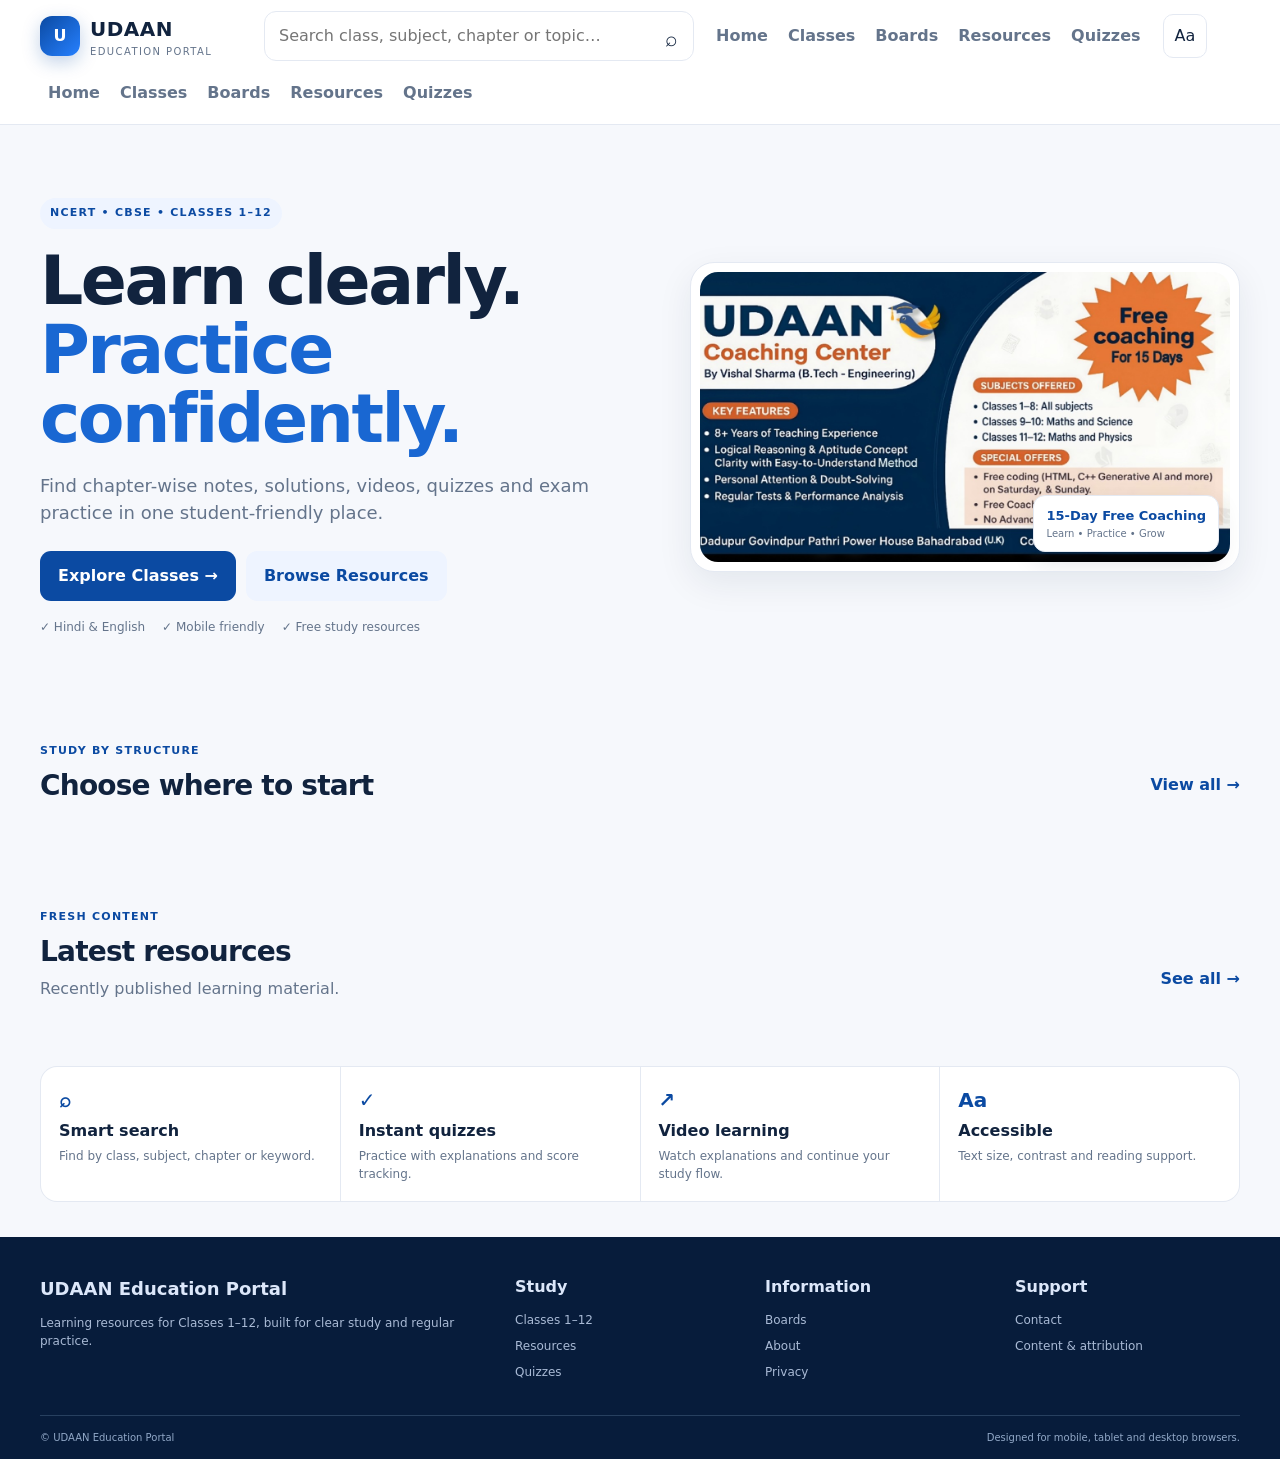
<file: index.html>
<!doctype html>
<html lang="en">
<head>
  <meta charset="utf-8">
  <meta name="viewport" content="width=device-width,initial-scale=1">
  <meta name="theme-color" content="#0b4aa2">
  <meta name="description" content="UDAAN Education Portal: NCERT and CBSE study resources, solutions, quizzes, videos and practice material for Classes 1 to 12.">
  <meta name="robots" content="index,follow">
  <title>UDAAN Education Portal | NCERT & CBSE Study Resources</title>
  <link rel="canonical" href="/">
  <style>
:root{
  --brand:#0b4aa2;--brand-2:#1967d2;--orange:#f27c22;--ink:#11233e;--muted:#64748b;
  --bg:#f6f8fc;--surface:#fff;--line:#e4e9f2;--soft:#eef4ff;--good:#127443;--warn:#a86100;--danger:#b42318;
  --shadow:0 12px 35px rgba(16,35,62,.08);--radius:18px;--max:1200px
}
*{box-sizing:border-box}
html{scroll-behavior:smooth}
body{margin:0;background:var(--bg);color:var(--ink);font-family:Inter,ui-sans-serif,system-ui,-apple-system,BlinkMacSystemFont,"Segoe UI",Roboto,Arial,sans-serif;font-size:16px;line-height:1.5}
body.font-lg{font-size:18px}body.font-sm{font-size:14px}
body.high-contrast{--bg:#000;--surface:#050505;--ink:#fff;--muted:#fff;--line:#fff;--soft:#111;--brand:#77a7ff}
body.dyslexia{font-family:"Trebuchet MS",Arial,sans-serif;letter-spacing:.02em}
body.dark{--bg:#0c1524;--surface:#132033;--ink:#f2f6ff;--muted:#b3c0d2;--line:#283850;--soft:#182a46}
button,input,select,textarea{font:inherit}
button{cursor:pointer}
img{max-width:100%;display:block}
.container{width:min(var(--max),calc(100% - 36px));margin-inline:auto}
.sr-only,.sr-only:focus{position:absolute;width:1px;height:1px;padding:0;margin:-1px;overflow:hidden;clip:rect(0,0,0,0);white-space:nowrap;border:0}
.skip-link{position:fixed;left:10px;top:10px;background:#fff;color:#000;padding:8px 12px;border-radius:8px;transform:translateY(-150%);z-index:999}.skip-link:focus{transform:none}
.site-header{background:rgba(255,255,255,.94);backdrop-filter:blur(10px);border-bottom:1px solid var(--line);position:sticky;top:0;z-index:50}
.topbar{min-height:72px;display:flex;align-items:center;gap:14px}
.brand{display:flex;align-items:center;gap:10px;background:none;border:0;color:var(--ink);text-align:left;padding:0;min-width:210px}.brand b{display:block;font-size:20px;letter-spacing:.5px}.brand small{display:block;color:var(--muted);font-size:10px;text-transform:uppercase;letter-spacing:1.4px}
.brand-mark{width:40px;height:40px;border-radius:12px;background:linear-gradient(135deg,var(--brand),#2680ff);color:#fff;display:grid;place-items:center;font-weight:900;box-shadow:0 6px 18px rgba(11,74,162,.25)}
.brand-mark.small{width:34px;height:34px;font-size:14px}
.header-search{flex:1;max-width:430px;position:relative}.header-search input,.search-wide input{width:100%;border:1px solid var(--line);background:var(--surface);border-radius:12px;padding:12px 44px 12px 14px;outline:none}.header-search input:focus,.search-wide input:focus{border-color:var(--brand-2);box-shadow:0 0 0 3px rgba(25,103,210,.1)}
.icon-btn{border:1px solid var(--line);background:var(--surface);color:var(--ink);border-radius:11px;padding:9px 12px}.header-search .icon-btn{position:absolute;right:4px;top:4px;border:0;background:transparent;font-size:21px}
.desktop-nav{display:flex;gap:4px}.desktop-nav button,.mobile-nav button{background:transparent;border:0;color:var(--muted);padding:9px 8px;font-weight:600}.desktop-nav button:hover,.mobile-nav button:hover{color:var(--brand)}
.header-actions{display:flex;align-items:center;gap:7px}.outline-btn{background:var(--surface);border:1px solid var(--line);color:var(--ink);border-radius:10px;padding:9px 11px}.primary-btn,.secondary-btn,.text-btn{border:0;border-radius:11px;padding:10px 14px;font-weight:800}.primary-btn{background:var(--brand);color:#fff}.primary-btn:hover{background:#083f8b}.secondary-btn{background:var(--soft);color:var(--brand)}.text-btn{background:transparent;color:var(--brand);padding-inline:0}.large{padding:13px 18px}.wide{width:100%;justify-content:center}
.mobile-only{display:none}.mobile-nav{padding-bottom:10px;display:flex;gap:4px;overflow:auto}.mobile-nav button{white-space:nowrap}
.hero{display:grid;grid-template-columns:1.05fr .95fr;gap:42px;align-items:center;padding-top:48px;padding-bottom:45px}.hero-copy{padding-block:25px}.pill,.eyebrow{display:inline-flex;align-items:center;gap:6px;color:var(--brand);font-weight:900;text-transform:uppercase;letter-spacing:1.25px;font-size:11px}.pill{background:var(--soft);padding:7px 10px;border-radius:999px}.hero h1{font-size:clamp(42px,6vw,68px);line-height:1.02;letter-spacing:-2.5px;margin:17px 0}.hero h1 span{color:var(--brand-2)}.hero p{font-size:18px;color:var(--muted);max-width:630px}.hero-actions{display:flex;gap:10px;flex-wrap:wrap;margin:25px 0 17px}.hero-mini{display:flex;gap:17px;flex-wrap:wrap;color:var(--muted);font-size:12px}.hero-visual{position:relative;background:#fff;border:1px solid var(--line);border-radius:24px;padding:9px;box-shadow:var(--shadow);overflow:hidden}.hero-visual img{width:100%;height:100%;min-height:290px;object-fit:cover;border-radius:18px}.hero-badge{position:absolute;right:20px;bottom:19px;background:#fff;border:1px solid var(--line);padding:10px 12px;border-radius:12px;box-shadow:0 10px 25px rgba(16,35,62,.12)}.hero-badge b{display:block;color:var(--brand);font-size:13px}.hero-badge span{display:block;color:var(--muted);font-size:10px}
.section{padding-block:31px 46px}.section-head{display:flex;align-items:end;justify-content:space-between;gap:18px;margin-bottom:19px}.section-head h2,.page-hero h1{margin:4px 0 0;font-size:28px;letter-spacing:-.8px}.section-head p,.page-hero p{margin:4px 0 0;color:var(--muted)}
.class-grid{display:grid;grid-template-columns:repeat(4,1fr);gap:13px}.large-grid{grid-template-columns:repeat(4,1fr)}.class-card{background:var(--surface);border:1px solid var(--line);border-radius:15px;padding:17px;min-height:125px;text-align:left;display:flex;flex-direction:column;justify-content:space-between;transition:.18s}.class-card:hover{transform:translateY(-3px);box-shadow:var(--shadow);border-color:#cdd9ec}.class-card .num{font-size:30px;font-weight:900;color:var(--brand)}.class-card b{font-size:15px}.class-card span{font-size:12px;color:var(--muted)}
.resource-grid{display:grid;grid-template-columns:repeat(3,1fr);gap:16px}.resource-card{background:var(--surface);border:1px solid var(--line);border-radius:17px;overflow:hidden;box-shadow:0 3px 14px rgba(16,35,62,.03);display:flex;flex-direction:column}.resource-thumb{height:105px;display:flex;align-items:end;padding:15px;position:relative;overflow:hidden}.resource-thumb:after{content:"";position:absolute;width:120px;height:120px;border:20px solid #fff4;border-radius:50%;right:-24px;top:-43px}.tone-math{background:linear-gradient(135deg,#d9e6ff,#aec6ff)}.tone-science{background:linear-gradient(135deg,#dbf4f1,#a4ded6)}.tone-chem{background:linear-gradient(135deg,#ffe7d3,#ffc28d)}.tone-exam{background:linear-gradient(135deg,#efe2ff,#d3b2ff)}.tone-general{background:linear-gradient(135deg,#e8edf6,#ccd7e7)}
.resource-thumb span{position:relative;z-index:1;background:#fffc;padding:6px 8px;border-radius:7px;font-size:10px;font-weight:900;text-transform:uppercase}.resource-body{padding:16px}.resource-meta{display:flex;gap:10px;flex-wrap:wrap;color:var(--muted);font-size:10px}.resource-body h3{font-size:17px;line-height:1.3;margin:9px 0 6px}.resource-body p{color:var(--muted);font-size:13px;line-height:1.55;margin:0 0 14px}.resource-actions{display:flex;gap:8px}.tiny-btn{font-size:12px;border-radius:9px;border:1px solid var(--line);background:var(--surface);padding:8px 10px;color:var(--ink)}.tiny-btn.primary{background:var(--soft);color:var(--brand);border-color:#d9e4ff}.tiny-btn.bookmarked{background:#fff4d9;color:#8a5700;border-color:#f2d083}
.feature-strip{display:grid;grid-template-columns:repeat(4,1fr);gap:1px;background:var(--line);border:1px solid var(--line);border-radius:17px;overflow:hidden;padding:0}.feature-strip>div{background:var(--surface);padding:18px;display:flex;flex-direction:column;gap:4px}.feature-icon{font-weight:900;color:var(--brand);font-size:20px}.feature-strip span:last-child{color:var(--muted);font-size:12px}
.page-hero{padding-top:46px;padding-bottom:18px}.filter-row{display:flex;gap:7px;flex-wrap:wrap;margin-bottom:18px}.filter-btn{border:1px solid var(--line);background:var(--surface);color:var(--muted);border-radius:10px;padding:9px 12px;font-size:12px;font-weight:700}.filter-btn.active{background:var(--soft);color:var(--brand);border-color:#cad8f5}
.board-grid{display:grid;grid-template-columns:repeat(3,1fr);gap:16px}.board-card{background:var(--surface);border:1px solid var(--line);border-radius:18px;padding:21px}.board-card .board-icon{width:45px;height:45px;border-radius:14px;background:var(--soft);color:var(--brand);display:grid;place-items:center;font-weight:900;margin-bottom:14px}.board-card h3{margin:0 0 6px}.board-card p{color:var(--muted);font-size:13px}
.resource-toolbar{display:grid;grid-template-columns:1.6fr repeat(4,1fr);gap:9px;margin-bottom:16px}.resource-toolbar select{border:1px solid var(--line);background:var(--surface);border-radius:11px;padding:11px;color:var(--ink)}
.empty-state{padding:38px;background:var(--surface);border:1px dashed var(--line);border-radius:17px;text-align:center;color:var(--muted)}
.chapter-wrap{background:var(--surface);border:1px solid var(--line);border-radius:20px;padding:25px;box-shadow:var(--shadow)}.breadcrumbs{font-size:11px;color:var(--muted);margin-bottom:10px}.chapter-title{font-size:34px;line-height:1.1;margin:5px 0 8px}.chapter-meta{display:flex;gap:7px;flex-wrap:wrap;margin-bottom:20px}.tag{background:var(--soft);color:var(--brand);border-radius:999px;padding:6px 8px;font-size:10px;font-weight:800}.chapter-layout{display:grid;grid-template-columns:1.6fr .7fr;gap:24px}.lesson-body{font-size:16px;color:var(--ink)}.lesson-body h3{margin-top:25px}.lesson-body p{color:var(--muted);line-height:1.8}.lesson-body pre{background:#f6f8fb;border:1px solid var(--line);padding:14px;border-radius:10px;overflow:auto}.chapter-side{display:flex;flex-direction:column;gap:12px}.side-card{border:1px solid var(--line);border-radius:14px;padding:15px}.side-card b{display:block;margin-bottom:8px}.video-frame{aspect-ratio:16/9;width:100%;border:0;border-radius:12px;background:#0d1727}.progress-line{height:8px;background:var(--soft);border-radius:99px;overflow:hidden}.progress-line span{display:block;height:100%;background:var(--brand-2)}
.quiz-grid{display:grid;grid-template-columns:repeat(3,1fr);gap:16px}.quiz-card{background:var(--surface);border:1px solid var(--line);border-radius:18px;padding:19px}.quiz-card h3{margin:4px 0 7px}.quiz-card p{color:var(--muted);font-size:13px}.quiz-dialog .modal-card{max-width:800px}.quiz-q{border:1px solid var(--line);border-radius:14px;padding:15px;margin:12px 0}.quiz-q h4{margin:0 0 10px}.options{display:grid;gap:7px}.options label{border:1px solid var(--line);border-radius:10px;padding:10px;display:flex;gap:8px;align-items:flex-start}.correct{background:#eaf9f0;border-color:#b8e4c7}.wrong{background:#fff0ef;border-color:#f3c0ba}
.profile-layout{display:grid;grid-template-columns:.75fr 1.25fr;gap:18px}.profile-card,.stats-card{background:var(--surface);border:1px solid var(--line);border-radius:18px;padding:20px}.profile-avatar{width:58px;height:58px;border-radius:16px;background:var(--soft);color:var(--brand);display:grid;place-items:center;font-size:21px;font-weight:900}
.admin-shell{display:grid;grid-template-columns:235px 1fr;gap:20px;padding-block:30px}.admin-sidebar{position:sticky;top:96px;height:fit-content;background:var(--surface);border:1px solid var(--line);border-radius:18px;padding:14px}.admin-brand{display:flex;align-items:center;gap:9px;padding:8px 5px 17px;margin-bottom:6px;border-bottom:1px solid var(--line)}.admin-brand b{display:block;font-size:13px}.admin-brand small{display:block;color:var(--muted);font-size:9px;text-transform:uppercase}.admin-tab{display:block;width:100%;text-align:left;border:0;background:transparent;color:var(--muted);padding:11px 10px;border-radius:10px;font-weight:700}.admin-tab.active{background:var(--soft);color:var(--brand)}.admin-tab.danger{margin-top:12px;color:var(--danger)}.admin-main{min-width:0}.admin-top{display:flex;justify-content:space-between;align-items:end;gap:15px;margin-bottom:18px}.admin-top h1{margin:3px 0;font-size:30px}.stat-grid{display:grid;grid-template-columns:repeat(4,1fr);gap:12px;margin-bottom:17px}.stat-card{background:var(--surface);border:1px solid var(--line);border-radius:15px;padding:17px}.stat-card span{color:var(--muted);font-size:11px}.stat-card b{display:block;font-size:28px;margin-top:4px}.admin-two-col{display:grid;grid-template-columns:1.2fr .8fr;gap:16px}.panel-card{background:var(--surface);border:1px solid var(--line);border-radius:16px;padding:17px;margin-bottom:16px}.panel-title{display:flex;justify-content:space-between;gap:10px;align-items:center;border-bottom:1px solid var(--line);padding-bottom:11px;margin-bottom:8px}.panel-title span{color:var(--muted);font-size:11px}.list-row{display:flex;justify-content:space-between;gap:12px;padding:11px 0;border-bottom:1px solid var(--line);font-size:12px}.list-row:last-child{border-bottom:0}.admin-table-wrap{overflow:auto}.admin-table{width:100%;border-collapse:collapse;font-size:12px}.admin-table th,.admin-table td{padding:11px 8px;border-bottom:1px solid var(--line);text-align:left;vertical-align:top}.status{display:inline-block;padding:4px 7px;border-radius:999px;font-size:9px;font-weight:900;text-transform:uppercase}.status.published{background:#e8f6ed;color:var(--good)}.status.review{background:#fff2dc;color:var(--warn)}.status.draft{background:#eef1f5;color:#617083}.table-actions{display:flex;gap:5px}.table-actions button{font-size:11px;padding:6px 8px}.role-grid{display:grid;grid-template-columns:repeat(2,1fr);gap:10px}.role-grid>div{border:1px solid var(--line);border-radius:12px;padding:14px}.role-grid span{display:block;color:var(--muted);font-size:11px;margin-top:4px}
.form-grid{display:grid;grid-template-columns:1fr 1fr;gap:12px}.form-grid label{display:grid;gap:5px;color:var(--muted);font-size:11px;font-weight:800}.form-grid label input,.form-grid label select,.form-grid label textarea,.modal-card>label input{width:100%;padding:11px 12px;border:1px solid var(--line);background:var(--surface);color:var(--ink);border-radius:10px;outline:none}.form-grid textarea{min-height:120px;resize:vertical}.span-2{grid-column:1/-1}.required{color:var(--danger);margin-left:2px}.upload-note{background:#f6f8fb;border:1px dashed var(--line);border-radius:10px;padding:10px;color:var(--muted);font-size:11px}.modal-actions{display:flex;justify-content:flex-end;gap:8px;margin-top:5px}
.site-footer{margin-top:35px;background:#071c3b;color:#dce7fa;padding-top:38px}.footer-grid{display:grid;grid-template-columns:2fr 1fr 1fr 1fr;gap:25px}.footer-brand{font-size:18px}.footer-grid p{color:#a9bad5;font-size:12px;max-width:420px}.footer-grid b{display:block;margin-bottom:8px}.footer-grid button{display:block;border:0;background:transparent;color:#a9bad5;padding:4px 0;font-size:12px}.footer-grid button:hover{color:#fff}.footer-bottom{margin-top:30px;padding-block:14px;border-top:1px solid #27405f;display:flex;justify-content:space-between;gap:15px;color:#91a8c7;font-size:10px}
.dialog{border:0;border-radius:18px;background:transparent;padding:0;max-width:min(94vw,680px);width:680px}.dialog::backdrop{background:rgba(6,18,35,.58);backdrop-filter:blur(4px)}.modal-card{position:relative;background:var(--surface);border:1px solid var(--line);border-radius:18px;padding:24px;box-shadow:0 25px 80px rgba(0,0,0,.2)}.modal-card h2{margin:4px 0 10px;font-size:27px}.modal-card>label{display:grid;gap:5px;color:var(--muted);font-size:12px;font-weight:800;margin:12px 0}.modal-close{position:absolute;right:13px;top:11px;border:1px solid var(--line);background:var(--surface);color:var(--ink);width:34px;height:34px;border-radius:9px;font-size:22px}.check{display:flex!important;align-items:center;grid-template-columns:auto 1fr;font-weight:600!important}.access-grid{display:grid;grid-template-columns:1fr 1fr;gap:9px}.access-grid button{border:1px solid var(--line);background:var(--surface);color:var(--ink);border-radius:10px;padding:11px;text-align:left}
.toast{position:fixed;left:50%;bottom:18px;transform:translate(-50%,20px);background:#11233e;color:#fff;border-radius:12px;padding:10px 14px;font-size:12px;opacity:0;pointer-events:none;transition:.2s;z-index:200}.toast.show{opacity:1;transform:translate(-50%,0)}
@media(max-width:1050px){.desktop-nav{display:none}.mobile-only{display:block}.class-grid,.large-grid{grid-template-columns:repeat(3,1fr)}.resource-grid{grid-template-columns:repeat(2,1fr)}.feature-strip{grid-template-columns:repeat(2,1fr)}.resource-toolbar{grid-template-columns:1.5fr 1fr 1fr}.resource-toolbar select:nth-of-type(n+3){grid-column:span 1}.admin-shell{grid-template-columns:1fr}.admin-sidebar{position:static;display:flex;gap:5px;overflow:auto}.admin-brand{min-width:160px;border:0;padding-bottom:8px}.admin-tab{min-width:100px}.admin-tab.danger{margin-top:0}.admin-two-col{grid-template-columns:1fr}}
@media(max-width:760px){.container{width:min(var(--max),calc(100% - 26px))}.topbar{min-height:64px}.brand{min-width:auto}.brand small{display:none}.header-search{order:3;max-width:none;flex-basis:100%}.topbar{flex-wrap:wrap;padding-block:9px}.header-actions{margin-left:auto}.desktop-nav{display:none}.hero{grid-template-columns:1fr;gap:15px;padding-top:30px}.hero-copy{padding-top:4px}.hero-visual{order:2}.hero-visual img{min-height:210px}.class-grid,.large-grid,.resource-grid,.quiz-grid,.board-grid{grid-template-columns:repeat(2,1fr)}.chapter-layout,.profile-layout{grid-template-columns:1fr}.resource-toolbar{grid-template-columns:1fr 1fr}.resource-toolbar .search-wide{grid-column:1/-1}.stat-grid{grid-template-columns:repeat(2,1fr)}.footer-grid{grid-template-columns:1fr 1fr}.footer-bottom{flex-direction:column}.admin-top{align-items:start;flex-direction:column}}
@media(max-width:500px){.class-grid,.large-grid,.resource-grid,.quiz-grid,.board-grid{grid-template-columns:1fr}.feature-strip{grid-template-columns:1fr}.resource-toolbar{grid-template-columns:1fr}.resource-toolbar .search-wide{grid-column:auto}.stat-grid{grid-template-columns:1fr 1fr}.form-grid{grid-template-columns:1fr}.span-2{grid-column:auto}.admin-sidebar{flex-wrap:wrap}.admin-brand{width:100%}.hero h1{font-size:42px}.hero p{font-size:15px}.section-head{align-items:start;flex-direction:column}.footer-grid{grid-template-columns:1fr}}
@media print{.site-header,.site-footer,.hero-actions,.access-grid,.resource-actions,.chapter-side,.admin-sidebar,.admin-top{display:none!important}.page-view{display:block!important}.container{width:100%}.chapter-wrap{border:0;box-shadow:none}.lesson-body{font-size:12pt;color:#000}}

</style>
  <script type="application/ld+json">
  {
    "@context":"https://schema.org",
    "@type":"EducationalOrganization",
    "name":"UDAAN Education Portal",
    "url":"/",
    "description":"NCERT and CBSE study resources, solutions, quizzes and educational content for Classes 1 to 12.",
    "sameAs":[]
  }
  </script>
</head>
<body>
  <a class="skip-link" href="#main">Skip to content</a>

  <div id="siteToast" class="toast" role="status" aria-live="polite"></div>

  <header class="site-header">
    <div class="topbar container">
      <button class="brand" data-route="home" aria-label="UDAAN home">
        <span class="brand-mark">U</span>
        <span>
          <b>UDAAN</b>
          <small>Education Portal</small>
        </span>
      </button>

      <div class="header-search">
        <label class="sr-only" for="globalSearch">Search resources</label>
        <input id="globalSearch" type="search" placeholder="Search class, subject, chapter or topic…">
        <button id="searchBtn" class="icon-btn" type="button" aria-label="Search">⌕</button>
      </div>

      <nav class="desktop-nav" aria-label="Main navigation">
        <button data-route="home">Home</button>
        <button data-route="classes">Classes</button>
        <button data-route="boards">Boards</button>
        <button data-route="resources">Resources</button>
        <button data-route="quiz">Quizzes</button>
      </nav>

      <div class="header-actions">
        <button id="accessBtn" class="outline-btn" type="button" title="Accessibility options">Aa</button>
      </div>
    </div>
    <div id="mobileNav" class="mobile-nav container" hidden>
      <button data-route="home">Home</button>
      <button data-route="classes">Classes</button>
      <button data-route="boards">Boards</button>
      <button data-route="resources">Resources</button>
      <button data-route="quiz">Quizzes</button>
    </div>
  </header>

  <main id="main">
    <section id="view-home" class="page-view">
      <div class="hero container">
        <div class="hero-copy">
          <span class="pill">NCERT • CBSE • Classes 1–12</span>
          <h1>Learn clearly.<br><span>Practice confidently.</span></h1>
          <p>Find chapter-wise notes, solutions, videos, quizzes and exam practice in one student-friendly place.</p>
          <div class="hero-actions">
            <button class="primary-btn large" data-route="classes">Explore Classes →</button>
            <button class="secondary-btn large" data-route="resources">Browse Resources</button>
          </div>
          <div class="hero-mini">
            <span>✓ Hindi & English</span>
            <span>✓ Mobile friendly</span>
            <span>✓ Free study resources</span>
          </div>
        </div>

        <div class="hero-visual" aria-label="UDAAN promotional banner">
          <img src="[data-uri]" alt="UDAAN Coaching Center promotional banner">
          <div class="hero-badge">
            <b>15-Day Free Coaching</b>
            <span>Learn • Practice • Grow</span>
          </div>
        </div>
      </div>

      <div class="container section">
        <div class="section-head">
          <div><span class="eyebrow">Study by structure</span><h2>Choose where to start</h2></div>
          <button class="text-btn" data-route="classes">View all →</button>
        </div>
        <div id="classHighlights" class="class-grid"></div>
      </div>

      <div class="container section">
        <div class="section-head">
          <div><span class="eyebrow">Fresh content</span><h2>Latest resources</h2><p>Recently published learning material.</p></div>
          <button class="text-btn" data-route="resources">See all →</button>
        </div>
        <div id="latestGrid" class="resource-grid"></div>
      </div>

      <div class="container section feature-strip">
        <div><span class="feature-icon">⌕</span><b>Smart search</b><span>Find by class, subject, chapter or keyword.</span></div>
        <div><span class="feature-icon">✓</span><b>Instant quizzes</b><span>Practice with explanations and score tracking.</span></div>
        <div><span class="feature-icon">↗</span><b>Video learning</b><span>Watch explanations and continue your study flow.</span></div>
        <div><span class="feature-icon">Aa</span><b>Accessible</b><span>Text size, contrast and reading support.</span></div>
      </div>
    </section>

    <section id="view-classes" class="page-view" hidden>
      <div class="page-hero container"><span class="eyebrow">Classes 1–12</span><h1>Browse by class</h1><p>Jump from your class to subjects and chapter resources.</p></div>
      <div class="container section">
        <div class="filter-row">
          <button class="filter-btn active" data-class-filter="all">All classes</button>
          <button class="filter-btn" data-class-filter="primary">1–5</button>
          <button class="filter-btn" data-class-filter="middle">6–8</button>
          <button class="filter-btn" data-class-filter="secondary">9–10</button>
          <button class="filter-btn" data-class-filter="senior">11–12</button>
        </div>
        <div id="allClasses" class="class-grid large-grid"></div>
      </div>
    </section>

    <section id="view-boards" class="page-view" hidden>
      <div class="page-hero container"><span class="eyebrow">Curriculum</span><h1>Boards & sources</h1><p>Organize your study material by board or content source.</p></div>
      <div class="container section">
        <div id="boardCards" class="board-grid"></div>
      </div>
    </section>

    <section id="view-resources" class="page-view" hidden>
      <div class="page-hero container"><span class="eyebrow">Study library</span><h1>Resources</h1><p>Solutions, notes, videos, question papers and more.</p></div>
      <div class="container section">
        <div class="resource-toolbar">
          <div class="search-wide"><input id="resourceSearch" type="search" placeholder="Search resources…"></div>
          <select id="boardFilter"><option value="all">All boards</option><option>NCERT</option><option>CBSE</option><option>Other</option></select>
          <select id="classFilter"><option value="all">All classes</option></select>
          <select id="subjectFilter"><option value="all">All subjects</option></select>
          <select id="typeFilter"><option value="all">All types</option><option>Notes</option><option>Solution</option><option>Question Paper</option><option>Video</option><option>Quiz</option></select>
        </div>
        <div id="resourceGrid" class="resource-grid"></div>
        <div id="resourceEmpty" class="empty-state" hidden>No matching resources found.</div>
      </div>
    </section>

    <section id="view-chapter" class="page-view" hidden>
      <div id="chapterPage" class="container section"></div>
    </section>

    <section id="view-quiz" class="page-view" hidden>
      <div class="page-hero container"><span class="eyebrow">Practice zone</span><h1>Interactive quizzes</h1><p>Attempt MCQs, get instant feedback and build your score history.</p></div>
      <div class="container section">
        <div id="quizCatalog" class="quiz-grid"></div>
      </div>
    </section>

    <section id="view-profile" class="page-view" hidden>
      <div class="page-hero container"><span class="eyebrow">My learning</span><h1>Profile & progress</h1><p>Bookmarks, quiz attempts and recent activity stored in this browser.</p></div>
      <div class="container section">
        <div id="profileView" class="profile-layout"></div>
      </div>
    </section>

    <section id="view-admin" class="page-view" hidden>
      <div class="container admin-shell">
        <aside class="admin-sidebar">
          <div class="admin-brand"><span class="brand-mark small">U</span><span><b>Admin Panel</b><small>UDAAN Portal</small></span></div>
          <button class="admin-tab active" data-admin-tab="overview">Dashboard</button>
          <button class="admin-tab" data-admin-tab="content">Content</button>
          <button class="admin-tab" data-admin-tab="quizzes">Quizzes</button>
          <button class="admin-tab" data-admin-tab="users">Users & Roles</button>
          <button class="admin-tab" data-admin-tab="settings">Settings</button>
          <button class="admin-tab danger" id="logoutBtn">Log out</button>
        </aside>

        <div class="admin-main">
          <div class="admin-top">
            <div><span class="eyebrow">Control center</span><h1 id="adminTitle">Dashboard</h1></div>
            <button class="primary-btn" id="newContentBtn">＋ Add content</button>
          </div>

          <section id="admin-overview" class="admin-panel">
            <div id="adminStats" class="stat-grid"></div>
            <div class="admin-two-col">
              <div class="panel-card"><div class="panel-title"><b>Popular content</b><span>Views</span></div><div id="popularList"></div></div>
              <div class="panel-card"><div class="panel-title"><b>Publishing queue</b><span>Status</span></div><div id="queueList"></div></div>
            </div>
          </section>

          <section id="admin-content" class="admin-panel" hidden>
            <div class="panel-card">
              <div class="panel-title"><b>Content library</b><span id="contentCount"></span></div>
              <div class="admin-table-wrap"><table class="admin-table"><thead><tr><th>Title</th><th>Class</th><th>Subject</th><th>Type</th><th>Status</th><th></th></tr></thead><tbody id="contentTable"></tbody></table></div>
            </div>
          </section>

          <section id="admin-quizzes" class="admin-panel" hidden>
            <div class="panel-card">
              <div class="panel-title"><b>Quiz library</b><span>MCQ practice</span></div>
              <div id="quizAdminList"></div>
            </div>
          </section>

          <section id="admin-users" class="admin-panel" hidden>
            <div class="panel-card">
              <div class="panel-title"><b>Users & roles</b><span>Role-based access</span></div>
              <div class="role-grid">
                <div><b>Super Admin</b><span>Full access, user management, settings.</span></div>
                <div><b>Content Editor</b><span>Create, edit and submit content.</span></div>
                <div><b>QA Reviewer</b><span>Review, verify and approve drafts.</span></div>
                <div><b>Webmaster</b><span>Site settings, publishing and integrations.</span></div>
              </div>
              <p class="muted">This prototype uses local demo authentication. A production deployment should move authentication and authorization to a server-side identity provider.</p>
            </div>
          </section>

          <section id="admin-settings" class="admin-panel" hidden>
            <div class="panel-card">
              <div class="panel-title"><b>Portal settings</b><span>Brand & public details</span></div>
              <form id="settingsForm" class="form-grid">
                <label>Portal name<input name="portalName" required></label>
                <label>Tagline<input name="tagline" required></label>
                <label>Support email<input name="email" type="email"></label>
                <label>Contact number<input name="phone"></label>
                <label class="span-2">About text<textarea name="about"></textarea></label>
                <div class="span-2"><button class="primary-btn" type="submit">Save settings</button></div>
              </form>
            </div>
          </section>
        </div>
      </div>
    </section>
  </main>

  <footer class="site-footer">
    <div class="container footer-grid">
      <div><b class="footer-brand">UDAAN Education Portal</b><p>Learning resources for Classes 1–12, built for clear study and regular practice.</p></div>
      <div><b>Study</b><button data-route="classes">Classes 1–12</button><button data-route="resources">Resources</button><button data-route="quiz">Quizzes</button></div>
      <div><b>Information</b><button data-route="boards">Boards</button><button data-modal="about">About</button><button data-modal="privacy">Privacy</button></div>
      <div><b>Support</b><button data-modal="contact">Contact</button><button data-modal="license">Content & attribution</button></div>
    </div>
    <div class="container footer-bottom"><span>© <span id="footerYear"></span> UDAAN Education Portal</span><span>Designed for mobile, tablet and desktop browsers.</span></div>
  </footer>

  <!-- Login modal -->
  <dialog id="loginDialog" class="dialog">
    <form method="dialog" class="modal-card" id="loginForm">
      <button class="modal-close" value="cancel" aria-label="Close">×</button>
      <span class="eyebrow">Secure access</span><h2>Admin login</h2>
      <p class="muted">Demo account for this prototype: <b>admin@udaan.local</b> / <b>Udaan@123</b></p>
      <label>Email<input id="loginEmail" type="email" required value="admin@udaan.local"></label>
      <label>Password<input id="loginPassword" type="password" required value="Udaan@123"></label>
      <label class="check"><input id="rememberMe" type="checkbox" checked> Keep me signed in on this browser</label>
      <button class="primary-btn wide" value="default">Login to admin</button>
    </form>
  </dialog>

  <!-- Accessibility modal -->
  <dialog id="accessDialog" class="dialog">
    <div class="modal-card">
      <button class="modal-close" id="accessClose" aria-label="Close">×</button>
      <span class="eyebrow">Accessibility</span><h2>Reading controls</h2>
      <div class="access-grid">
        <button data-access="font-sm">A− Smaller text</button>
        <button data-access="font-lg">A＋ Larger text</button>
        <button data-access="contrast">High contrast</button>
        <button data-access="dyslexia">Reading font</button>
        <button data-access="speak">🔊 Read page</button>
        <button data-access="reset">Reset</button>
      </div>
    </div>
  </dialog>

  <!-- Content modal -->
  <dialog id="contentDialog" class="dialog">
    <form class="modal-card" id="contentForm">
      <button class="modal-close" type="button" id="contentClose" aria-label="Close">×</button>
      <span class="eyebrow">Admin content</span><h2 id="contentFormTitle">Add resource</h2>
      <input type="hidden" id="contentId">
      <div class="form-grid">
        <label>Title<span class="required">*</span><input id="fTitle" required maxlength="120"></label>
        <label>Board<span class="required">*</span><select id="fBoard"><option>NCERT</option><option>CBSE</option><option>Other</option></select></label>
        <label>Class<span class="required">*</span><select id="fClass"></select></label>
        <label>Subject<span class="required">*</span><input id="fSubject" required placeholder="Mathematics"></label>
        <label>Chapter / topic<input id="fChapter" placeholder="Chapter 1"></label>
        <label>Type<select id="fType"><option>Notes</option><option>Solution</option><option>Question Paper</option><option>Video</option><option>Quiz</option></select></label>
        <label>Status<select id="fStatus"><option>published</option><option>draft</option><option>review</option></select></label>
        <label>Video URL<input id="fVideo" type="url" placeholder="https://www.youtube.com/watch?v=..."></label>
        <label class="span-2">Description<textarea id="fDesc" required maxlength="260"></textarea></label>
        <label class="span-2">Lesson / solution text<textarea id="fBody" required></textarea></label>
        <label class="span-2">PDF or document<input id="fFile" type="file" accept=".pdf,.doc,.docx,.txt"></label>
        <div class="span-2 upload-note" id="uploadNote">File upload is stored locally in this prototype. Production storage should use object storage + CDN.</div>
        <div class="span-2 modal-actions"><button type="button" class="secondary-btn" id="cancelContent">Cancel</button><button class="primary-btn" type="submit">Save resource</button></div>
      </div>
    </form>
  </dialog>

  <!-- Generic info modal -->
  <dialog id="infoDialog" class="dialog">
    <div class="modal-card"><button class="modal-close" id="infoClose">×</button><div id="infoBody"></div></div>
  </dialog>

  <script>
const STORE = {
  content: "udaan_content_v1",
  quizzes: "udaan_quizzes_v1",
  user: "udaan_user_v1",
  bookmarks: "udaan_bookmarks_v1",
  progress: "udaan_progress_v1",
  settings: "udaan_settings_v1",
  auth: "udaan_auth_v1",
  access: "udaan_access_v1"
};

const classNames = Array.from({length:12},(_,i)=>String(i+1));
const seedContent = [
  {id:"r1",title:"Class 10 Mathematics: Surface Areas & Volumes",board:"NCERT",cls:"10",subject:"Mathematics",chapter:"Surface Areas and Volumes",type:"Solution",status:"published",desc:"Important formulas, solved examples and exam-focused practice.",body:"Surface area is the total area of the outer surfaces of a solid. Volume is the space occupied by the solid.\\n\\nKey formulas:\\n• Cuboid TSA = 2(lb + bh + hl)\\n• Cuboid Volume = lbh\\n• Cube TSA = 6a²\\n• Cube Volume = a³\\n\\nExam tip: write the given values first, substitute units carefully, and state the final unit.",views:1240,updated:"2026-10-01"},
  {id:"r2",title:"Class 10 Science: Light Reflection & Refraction",board:"CBSE",cls:"10",subject:"Science",chapter:"Light",type:"Notes",status:"published",desc:"Quick revision notes with laws, ray diagrams and numerical tips.",body:"Reflection follows two basic laws: the incident ray, reflected ray and normal lie in the same plane, and the angle of incidence equals the angle of reflection.\\n\\nFor spherical mirrors, remember the sign convention before using the mirror formula. Practice ray diagrams for concave and convex mirrors.",views:980,updated:"2026-09-29"},
  {id:"r3",title:"Class 9 Chemistry: Atoms and Molecules",board:"NCERT",cls:"9",subject:"Chemistry",chapter:"Atoms and Molecules",type:"Notes",status:"published",desc:"Definitions, laws of chemical combination and formula-writing basics.",body:"An atom is the smallest unit of an element that participates in chemical reactions. Molecules are groups of atoms held together by chemical bonds.\\n\\nRevise the law of conservation of mass and the law of constant proportions. Then practise writing formulae using valency.",views:780,updated:"2026-09-28"},
  {id:"r4",title:"Class 12 Physics: Semiconductor Electronics",board:"NCERT",cls:"12",subject:"Physics",chapter:"Electronic Devices",type:"Notes",status:"published",desc:"Intrinsic/extrinsic semiconductors, charge carriers and diode basics.",body:"A semiconductor has conductivity between that of a conductor and an insulator. Silicon is widely used in electronic devices.\\n\\nIntrinsic semiconductor: pure material. Extrinsic semiconductor: doped with donor or acceptor impurities. N-type has electrons as majority carriers; P-type has holes as majority carriers.",views:1125,updated:"2026-09-27"},
  {id:"r5",title:"Class 8 Science: Microorganisms",board:"NCERT",cls:"8",subject:"Science",chapter:"Microorganisms: Friend and Foe",type:"Video",status:"published",desc:"A concise lesson on useful and harmful microorganisms.",body:"Microorganisms include bacteria, fungi, protozoa and some algae. Some are useful in food production and medicine, while others cause diseases or spoil food.",video:"https://www.youtube.com/watch?v=example",views:640,updated:"2026-09-26"},
  {id:"r6",title:"Class 10 CBSE Practice Paper: Physics",board:"CBSE",cls:"10",subject:"Physics",chapter:"Sample Paper",type:"Question Paper",status:"review",desc:"Exam-style questions for reflection, refraction and numericals.",body:"Section A: MCQs\\nSection B: Short answer\\nSection C: Numerical problems\\nSection D: Case-based question\\n\\nTeacher review required before public release.",views:320,updated:"2026-09-25"},
  {id:"r7",title:"Class 6 Mathematics: Fractions",board:"NCERT",cls:"6",subject:"Mathematics",chapter:"Fractions",type:"Solution",status:"draft",desc:"Step-by-step examples for comparing and operating with fractions.",body:"Compare fractions using common denominators or cross multiplication. Add and subtract by finding a common denominator first.",views:55,updated:"2026-09-24"},
  {id:"r8",title:"Class 11 Physics: Units & Measurements",board:"NCERT",cls:"11",subject:"Physics",chapter:"Units and Measurements",type:"Notes",status:"published",desc:"SI units, dimensions, errors and significant figures.",body:"Use SI base units consistently. Dimensional analysis helps check equations and derive relationships. Significant figures communicate measurement precision.",views:510,updated:"2026-09-23"},
  {id:"r9",title:"Class 7 Maths Quiz: Integers",board:"NCERT",cls:"7",subject:"Mathematics",chapter:"Integers",type:"Quiz",status:"published",desc:"10 quick MCQs to practise integer operations.",body:"Take the linked quiz from the Practice section.",views:390,updated:"2026-09-22"},
  {id:"r10",title:"Class 3 English: Grammar Practice",board:"Other",cls:"3",subject:"English",chapter:"Grammar",type:"Notes",status:"published",desc:"Nouns, verbs and simple sentence-building activities.",body:"Nouns name people, places, animals or things. Verbs tell us about actions or states. Build short sentences and check subject–verb agreement.",views:260,updated:"2026-09-21"}
];

const seedQuizzes = [
  {id:"q1",title:"Class 10 Maths Quick Revision",cls:"10",subject:"Mathematics",desc:"5 MCQs on formulas and basic geometry.",questions:[
    {q:"The volume of a cube of side 5 cm is:",options:["25 cm³","75 cm³","125 cm³","150 cm³"],a:2,e:"Volume = a³ = 5³ = 125 cm³."},
    {q:"A cuboid has l=4 cm, b=3 cm, h=2 cm. Its volume is:",options:["9 cm³","24 cm³","18 cm³","12 cm³"],a:1,e:"V = lbh = 4×3×2 = 24 cm³."},
    {q:"Total surface area of a cube is:",options:["4a²","5a²","6a²","8a²"],a:2,e:"A cube has six equal square faces, so TSA = 6a²."},
    {q:"A unit of volume is:",options:["cm","cm²","cm³","kg"],a:2,e:"Volume measures three-dimensional space, so the unit is cubic."},
    {q:"The area of a rectangle is:",options:["l+b","2(l+b)","lb","l/b"],a:2,e:"Rectangle area = length × breadth."}
  ]},
  {id:"q2",title:"Class 9 Science: Atoms & Molecules",cls:"9",subject:"Chemistry",desc:"Concept check for key definitions and laws.",questions:[
    {q:"The smallest unit of an element taking part in a chemical reaction is:",options:["Molecule","Atom","Ion only","Cell"],a:1,e:"An atom is the basic unit of an element."},
    {q:"The law of conservation of mass says mass is:",options:["Created","Destroyed","Neither created nor destroyed","Always doubled"],a:2,e:"Total mass remains constant in a chemical reaction."},
    {q:"H₂O contains:",options:["2 H atoms and 1 O atom","1 H and 2 O","2 O and 1 H","3 O"],a:0,e:"The subscripts show two hydrogen atoms and one oxygen atom."},
    {q:"A molecule can contain:",options:["Only one atom","Two or more bonded atoms","Only metals","Only gases"],a:1,e:"A molecule consists of atoms held together by chemical bonds."},
    {q:"Valency helps us write:",options:["Only units","Chemical formulae","Only temperatures","Only graphs"],a:1,e:"Valency indicates combining capacity and supports formula writing."}
  ]}
];

const $ = (sel, root=document) => root.querySelector(sel);
const $$ = (sel, root=document) => Array.from(root.querySelectorAll(sel));
const get = (key, fallback) => { try { const v=localStorage.getItem(key); return v===null ? fallback : JSON.parse(v); } catch { return fallback; } };
const set = (key, val) => localStorage.setItem(key, JSON.stringify(val));
const uid = () => "id_"+Date.now().toString(36)+Math.random().toString(36).slice(2,8);
let state = {
  content: get(STORE.content, seedContent),
  quizzes: get(STORE.quizzes, seedQuizzes),
  auth: get(STORE.auth, null),
  bookmarks: get(STORE.bookmarks, []),
  progress: get(STORE.progress, {}),
  settings: get(STORE.settings, {portalName:"UDAAN Education Portal",tagline:"Learn clearly. Practice confidently.",email:"",phone:"",about:"Learning resources for Classes 1–12."}),
  access: get(STORE.access, {})
};
function saveAll(){set(STORE.content,state.content);set(STORE.quizzes,state.quizzes);set(STORE.bookmarks,state.bookmarks);set(STORE.progress,state.progress);set(STORE.settings,state.settings);}
function escapeHtml(s){return String(s??"").replace(/[&<>"']/g,m=>({"&":"&amp;","<":"&lt;",">":"&gt;",'"':"&quot;","'":"&#39;"}[m]));}
function tone(subject){const s=(subject||"").toLowerCase(); if(s.includes("math")) return "tone-math"; if(s.includes("chem")) return "tone-chem"; if(s.includes("science")||s.includes("physics")) return "tone-science"; if(s.includes("exam")) return "tone-exam"; return "tone-general";}
function toast(msg){const t=$("#siteToast");t.textContent=msg;t.classList.add("show");clearTimeout(window._toast);window._toast=setTimeout(()=>t.classList.remove("show"),2200);}
function published(){return state.content.filter(x=>x.status==="published");}

function showView(name){
  $$(".page-view").forEach(v=>v.hidden=true);
  const el=$("#view-"+name); if(el) el.hidden=false;
  window.scrollTo({top:0,behavior:"smooth"});
  if(name==="home") renderHome();
  if(name==="classes") renderClasses("all");
  if(name==="boards") renderBoards();
  if(name==="resources") renderResources();
  if(name==="quiz") renderQuizCatalog();
  if(name==="profile") renderProfile();
  if(name==="admin") renderAdmin();
}
function route(name){history.replaceState(null,"","#"+name);showView(name);}
window.addEventListener("popstate",()=>showView(location.hash.slice(1)||"home"));
document.addEventListener("click",e=>{
  const routeBtn=e.target.closest("[data-route]"); if(routeBtn){route(routeBtn.dataset.route);return;}
  const modalBtn=e.target.closest("[data-modal]"); if(modalBtn){openInfo(modalBtn.dataset.modal);return;}
});
$("#globalSearch").addEventListener("keydown",e=>{if(e.key==="Enter") doSearch(e.target.value)});
$("#searchBtn").addEventListener("click",()=>doSearch($("#globalSearch").value));
$("#mobileMenuBtn").addEventListener("click",()=>{const n=$("#mobileNav"); n.hidden=!n.hidden});
function doSearch(q){$("#resourceSearch").value=q;route("resources");renderResources();}

function renderHome(){
  const hc=$("#classHighlights");
  const selected=[1,2,3,4,5,6,7,8,9,10,11,12];
  hc.innerHTML=selected.slice(0,8).map(n=>classCard(n)).join("");
  $("#latestGrid").innerHTML=published().sort((a,b)=>(b.updated||"").localeCompare(a.updated||"")).slice(0,6).map(resourceCard).join("");
}
function classCard(n){
  const counts=published().filter(x=>x.cls===String(n)).length;
  const label=n<=5?"Primary":n<=8?"Middle School":n<=10?"Secondary":"Senior Secondary";
  return `<button class="class-card" data-open-class="${n}" onclick="openClass('${n}')"><span class="num">${n}</span><b>Class ${n}</b><span>${label} • ${counts} resources</span></button>`;
}
function openClass(n){
  route("resources");$("#classFilter").value=String(n);renderResources();
}
function renderClasses(group){
  const ok=n=>group==="all"|| (group==="primary"&&n<=5)||(group==="middle"&&n>=6&&n<=8)||(group==="secondary"&&n>=9&&n<=10)||(group==="senior"&&n>=11);
  $("#allClasses").innerHTML=classNames.filter(x=>ok(Number(x))).map(n=>classCard(n)).join("");
  $$("[data-class-filter]").forEach(b=>b.classList.toggle("active",b.dataset.classFilter===group));
}
function renderBoards(){
  $("#boardCards").innerHTML=[
    ["NCERT","NCERT textbooks, chapter resources and solutions.","Government curriculum resources. "],
    ["CBSE","CBSE-oriented practice, sample papers and revision material.","Board exam preparation section."],
    ["Other","Additional school and teacher-created content.","Use admin tags to add new sources."]
  ].map(([t,p,n])=>`<article class="board-card"><div class="board-icon">${t[0]}</div><h3>${t}</h3><p>${p}</p><p><small>${n}</small></p><button class="secondary-btn" onclick="filterBoard('${t}')">Browse ${t}</button></article>`).join("");
}
function filterBoard(b){route("resources");$("#boardFilter").value=b;renderResources();}
function populateFilters(){
  $("#classFilter").innerHTML='<option value="all">All classes</option>'+classNames.map(n=>`<option value="${n}">Class ${n}</option>`).join("");
  const subjects=[...new Set(state.content.map(x=>x.subject).filter(Boolean))].sort();
  $("#subjectFilter").innerHTML='<option value="all">All subjects</option>'+subjects.map(s=>`<option>${escapeHtml(s)}</option>`).join("");
}
function renderResources(){
  populateFilters();
  const q=($("#resourceSearch").value||"").trim().toLowerCase();
  const b=$("#boardFilter").value,c=$("#classFilter").value,s=$("#subjectFilter").value,t=$("#typeFilter").value;
  let list=published().filter(x=>(!q||`${x.title} ${x.subject} ${x.chapter} ${x.desc}`.toLowerCase().includes(q))&&(b==="all"||x.board===b)&&(c==="all"||x.cls===c)&&(s==="all"||x.subject===s)&&(t==="all"||x.type===t));
  $("#resourceGrid").innerHTML=list.map(resourceCard).join("");
  $("#resourceEmpty").hidden=list.length>0;
}
function resourceCard(r){
  const bookmarked=state.bookmarks.includes(r.id);
  return `<article class="resource-card">
    <div class="resource-thumb ${tone(r.subject)}"><span>${escapeHtml(r.type)}</span></div>
    <div class="resource-body">
      <div class="resource-meta"><span>${escapeHtml(r.board)}</span><span>Class ${escapeHtml(r.cls)}</span><span>${escapeHtml(r.subject)}</span></div>
      <h3>${escapeHtml(r.title)}</h3><p>${escapeHtml(r.desc)}</p>
      <div class="resource-actions"><button class="tiny-btn primary" onclick="openResource('${r.id}')">Open</button><button class="tiny-btn ${bookmarked?"bookmarked":""}" onclick="toggleBookmark('${r.id}')">${bookmarked?"★ Saved":"☆ Save"}</button>${r.video?`<button class="tiny-btn" onclick="openResource('${r.id}')">Video</button>`:""}</div>
    </div>
  </article>`;
}
function toggleBookmark(id){if(state.bookmarks.includes(id)) state.bookmarks=state.bookmarks.filter(x=>x!==id);else state.bookmarks.push(id);saveAll();toast(state.bookmarks.includes(id)?"Saved to bookmarks":"Removed from bookmarks");renderResources();}

function openResource(id){
  const r=state.content.find(x=>x.id===id); if(!r)return;
  state.progress[id]=Math.max(state.progress[id]||0, 20); saveAll();
  const video=r.video ? videoEmbed(r.video) : "";
  $("#chapterPage").innerHTML=`<div class="chapter-wrap">
    <div class="breadcrumbs">Home › Class ${escapeHtml(r.cls)} › ${escapeHtml(r.subject)} › ${escapeHtml(r.chapter||"Resource")}</div>
    <h1 class="chapter-title">${escapeHtml(r.title)}</h1>
    <div class="chapter-meta"><span class="tag">${escapeHtml(r.board)}</span><span class="tag">Class ${escapeHtml(r.cls)}</span><span class="tag">${escapeHtml(r.subject)}</span><span class="tag">${escapeHtml(r.type)}</span></div>
    <div class="chapter-layout">
      <div>
        ${video ? `<div class="side-card" style="margin-bottom:18px"><b>Video explanation</b>${video}</div>`:""}
        <div class="lesson-body">${formatBody(r.body)}</div>
        <div style="margin-top:22px"><button class="primary-btn" onclick="markComplete('${r.id}')">✓ Mark as studied</button> <button class="secondary-btn" onclick="window.print()">Print</button></div>
      </div>
      <aside class="chapter-side">
        <div class="side-card"><b>Learning progress</b><div class="progress-line"><span style="width:${state.progress[r.id]||0}%"></span></div><div class="muted" style="font-size:11px;margin-top:7px">${state.progress[r.id]||0}% completed</div></div>
        <div class="side-card"><b>Save this resource</b><button class="tiny-btn ${state.bookmarks.includes(r.id)?"bookmarked":""}" onclick="toggleBookmarkFromReader('${r.id}')">${state.bookmarks.includes(r.id)?"★ Saved":"☆ Add bookmark"}</button></div>
        <div class="side-card"><b>Related resources</b>${published().filter(x=>x.cls===r.cls&&x.subject===r.subject&&x.id!==r.id).slice(0,4).map(x=>`<button class="text-btn" style="display:block;margin:4px 0" onclick="openResource('${x.id}')">${escapeHtml(x.title)}</button>`).join("")||'<span class="muted">No related items yet.</span>'}</div>
      </aside>
    </div>
  </div>`;
  route("chapter");
}
function toggleBookmarkFromReader(id){toggleBookmark(id);openResource(id);}
function formatBody(body){
  const lines=String(body||"").split(/\n/); let out="", inList=false;
  for(const line of lines){
    if(line.startsWith("• ")){if(!inList){out+="<ul>";inList=true}out+=`<li>${escapeHtml(line.slice(2))}</li>`}
    else {if(inList){out+="</ul>";inList=false} if(!line.trim()){out+="<div style=\"height:10px\"></div>"}else if(line.endsWith(":")) out+=`<h3>${escapeHtml(line)}</h3>`;else out+=`<p>${escapeHtml(line)}</p>`}
  }
  if(inList)out+="</ul>"; return out;
}
function markComplete(id){state.progress[id]=100;saveAll();toast("Progress saved");openResource(id);}
function videoEmbed(url){
  const m=String(url).match(/(?:youtube\.com\/watch\?v=|youtu\.be\/)([A-Za-z0-9_-]{6,})/);
  if(!m)return `<div class="muted">Video URL saved. Open the original link to watch.</div>`;
  return `<iframe class="video-frame" src="https://www.youtube.com/embed/${m[1]}" title="Video explanation" allowfullscreen loading="lazy"></iframe>`;
}

function renderQuizCatalog(){
  $("#quizCatalog").innerHTML=state.quizzes.map(q=>`<article class="quiz-card"><span class="eyebrow">${escapeHtml(q.subject)} • Class ${escapeHtml(q.cls)}</span><h3>${escapeHtml(q.title)}</h3><p>${escapeHtml(q.desc)}</p><button class="primary-btn" onclick="startQuiz('${q.id}')">Start quiz →</button></article>`).join("");
}
function startQuiz(id){
  const q=state.quizzes.find(x=>x.id===id);if(!q)return;
  const d=document.createElement("dialog"); d.className="dialog quiz-dialog"; d.innerHTML=`<form class="modal-card" id="quizForm"><button type="button" class="modal-close" onclick="this.closest('dialog').close()">×</button><span class="eyebrow">Class ${q.cls} • ${q.subject}</span><h2>${escapeHtml(q.title)}</h2><div id="quizQuestions">${q.questions.map((x,i)=>`<div class="quiz-q"><h4>${i+1}. ${escapeHtml(x.q)}</h4><div class="options">${x.options.map((o,j)=>`<label><input type="radio" name="qq${i}" value="${j}"> ${escapeHtml(o)}</label>`).join("")}</div><div id="exp${i}" class="muted" style="margin-top:7px"></div></div>`).join("")}</div><button class="primary-btn wide" type="submit">Submit quiz</button><div id="quizResult" style="margin-top:13px"></div></form>`;
  document.body.appendChild(d);d.showModal();
  $("#quizForm",d).addEventListener("submit",e=>{e.preventDefault();let score=0;q.questions.forEach((x,i)=>{const chosen=d.querySelector(`input[name="qq${i}"]:checked`);const val=chosen?Number(chosen.value):-1;const box=d.querySelector(`#exp${i}`);if(val===x.a){score++;box.textContent="✓ Correct. "+x.e;box.className="correct";}else{box.textContent="✗ "+(chosen?"Not quite. ":"Not answered. ")+x.e;box.className="wrong";}});d.querySelector("#quizResult").innerHTML=`<div class="panel-card"><b>Score: ${score}/${q.questions.length}</b><p class="muted">Your attempt was completed in this browser.</p></div>`;setTimeout(()=>d.querySelector("#quizResult").scrollIntoView({behavior:"smooth"}),50);});
}
function renderProfile(){
  const attempts=get("udaan_attempts",[]);
  const saved=state.content.filter(x=>state.bookmarks.includes(x.id));
  $("#profileView").innerHTML=`<div class="profile-card"><div class="profile-avatar">S</div><h2>Student dashboard</h2><p class="muted">Local profile for this browser.</p><button class="secondary-btn" onclick="toast('Student account creation can be wired to Firebase/Auth0/Keycloak in production.')">Create account</button></div><div class="stats-card"><div class="panel-title"><b>My saved resources</b><span>${saved.length}</span></div>${saved.map(x=>`<div class="list-row"><span>${escapeHtml(x.title)}</span><button class="tiny-btn" onclick="openResource('${x.id}')">Open</button></div>`).join("")||'<p class="muted">No bookmarks yet.</p>'}</div>`;
}

function openInfo(kind){
  const content = {
    about:`<span class="eyebrow">About UDAAN</span><h2>Education portal</h2><p>${escapeHtml(state.settings.about)}</p><p class="muted">The site structure is designed for Classes 1–12 with board, class, subject and chapter organization.</p>`,
    privacy:`<span class="eyebrow">Privacy</span><h2>Privacy notice</h2><p>This prototype stores preferences, bookmarks and demo admin data in your browser. A production portal should use a secure backend, consent flows, access controls, retention policies and an appropriate privacy notice before collecting student information.</p>`,
    license:`<span class="eyebrow">Content & attribution</span><h2>Source and rights</h2><p>Use official NCERT/CBSE sources where permitted, keep required attribution and link to the source. Do not assume third-party solutions or media are reusable simply because a textbook is publicly accessible. Review the applicable licence or terms before publishing.</p>`,
    contact:`<span class="eyebrow">Support</span><h2>Contact UDAAN</h2><p>Email: ${escapeHtml(state.settings.email||"Add your support email in Admin → Settings")}</p><p>Phone: ${escapeHtml(state.settings.phone||"Add your contact number in Admin → Settings")}</p>`
  }[kind]||"";
  $("#infoBody").innerHTML=content;$("#infoDialog").showModal();
}

$("#infoClose").onclick=()=>$("#infoDialog").close();
$("#accessBtn").onclick=()=>$("#accessDialog").showModal();
$("#accessClose").onclick=()=>$("#accessDialog").close();
$("#langBtn").onclick=()=>{
  const hindi=document.documentElement.lang!=="hi";
  document.documentElement.lang=hindi?"hi":"en";
  $("#langBtn").textContent=hindi?"English":"हिन्दी";
  if(hindi){$("#globalSearch").placeholder="कक्षा, विषय, अध्याय या टॉपिक खोजें…";toast("Hindi interface labels are enabled where available.");}
  else {$("#globalSearch").placeholder="Search class, subject, chapter or topic…";toast("English interface enabled.");}
};
$$("[data-access]").forEach(b=>b.addEventListener("click",()=>{
  const a=b.dataset.access;
  document.body.classList.remove("font-sm","font-lg");
  if(a==="font-sm")document.body.classList.add("font-sm");
  if(a==="font-lg")document.body.classList.add("font-lg");
  if(a==="contrast")document.body.classList.toggle("high-contrast");
  if(a==="dyslexia")document.body.classList.toggle("dyslexia");
  if(a==="reset"){document.body.className="";state.access={};set(STORE.access,{});}
  else {state.access={font:a};set(STORE.access,state.access);}
  if(a==="speak"){const txt=document.querySelector("main")?.innerText||"";speechSynthesis.cancel();speechSynthesis.speak(new SpeechSynthesisUtterance(txt.slice(0,5000)));}
}));

$("#loginBtn").onclick=()=>{$("#loginDialog").showModal()};
$("#loginForm").addEventListener("submit",e=>{
  e.preventDefault(); const email=$("#loginEmail").value.trim(),pass=$("#loginPassword").value;
  if(email==="admin@udaan.local"&&pass==="Udaan@123"){state.auth={role:"Super Admin",email};set(STORE.auth,state.auth);$("#loginDialog").close();route("admin");toast("Welcome to the UDAAN admin panel");}
  else toast("Demo credentials do not match.");
});
$("#logoutBtn").onclick=()=>{state.auth=null;localStorage.removeItem(STORE.auth);route("home");toast("Logged out");};

function requireAuth(){if(!state.auth){toast("Please login as admin first.");$("#loginDialog").showModal();return false}return true;}
function renderAdmin(){
  if(!requireAuth())return;
  renderAdminOverview();renderContentTable();renderQuizAdmin();renderSettings();
}
function renderAdminOverview(){
  const total=state.content.length,pub=state.content.filter(x=>x.status==="published").length,drafts=state.content.filter(x=>x.status!=="published").length,views=state.content.reduce((a,b)=>a+(b.views||0),0);
  $("#adminStats").innerHTML=[["Total content",total],["Published",pub],["Review / draft",drafts],["Tracked views",views.toLocaleString()]].map(x=>`<div class="stat-card"><span>${x[0]}</span><b>${x[1]}</b></div>`).join("");
  $("#popularList").innerHTML=[...state.content].sort((a,b)=>(b.views||0)-(a.views||0)).slice(0,6).map(x=>`<div class="list-row"><span>${escapeHtml(x.title)}</span><b>${(x.views||0).toLocaleString()}</b></div>`).join("");
  $("#queueList").innerHTML=state.content.filter(x=>x.status!=="published").slice(0,6).map(x=>`<div class="list-row"><span>${escapeHtml(x.title)}</span><span class="status ${x.status}">${x.status}</span></div>`).join("")||'<p class="muted">Queue is empty.</p>';
}
function renderContentTable(){
  $("#contentCount").textContent=state.content.length+" items";
  $("#contentTable").innerHTML=state.content.slice().sort((a,b)=>(b.updated||"").localeCompare(a.updated||"")).map(r=>`<tr><td><b>${escapeHtml(r.title)}</b><div class="muted">${escapeHtml(r.board)} • ${escapeHtml(r.chapter||"")}</div></td><td>${escapeHtml(r.cls)}</td><td>${escapeHtml(r.subject)}</td><td>${escapeHtml(r.type)}</td><td><span class="status ${r.status}">${r.status}</span></td><td><div class="table-actions"><button class="tiny-btn" onclick="editContent('${r.id}')">Edit</button><button class="tiny-btn" onclick="deleteContent('${r.id}')">Delete</button></div></td></tr>`).join("");
}
function renderQuizAdmin(){
  $("#quizAdminList").innerHTML=state.quizzes.map(q=>`<div class="list-row"><span><b>${escapeHtml(q.title)}</b><small class="muted"> • Class ${q.cls} • ${q.questions.length} questions</small></span><button class="tiny-btn" onclick="startQuiz('${q.id}')">Preview</button></div>`).join("");
}
function renderSettings(){
  const f=$("#settingsForm"); if(!f)return; f.portalName.value=state.settings.portalName;f.tagline.value=state.settings.tagline;f.email.value=state.settings.email;f.phone.value=state.settings.phone;f.about.value=state.settings.about;
}
$$("[data-admin-tab]").forEach(btn=>btn.addEventListener("click",()=>{
  if(!requireAuth())return;
  $$("[data-admin-tab]").forEach(x=>x.classList.remove("active"));btn.classList.add("active");
  const tab=btn.dataset.adminTab;["overview","content","quizzes","users","settings"].forEach(x=>$("#admin-"+x).hidden=x!==tab);
  $("#adminTitle").textContent=tab[0].toUpperCase()+tab.slice(1);
}));
$("#newContentBtn").onclick=()=>openContentForm();
$("#cancelContent").onclick=()=>$("#contentDialog").close();
$("#contentClose").onclick=()=>$("#contentDialog").close();

function fillClassOptions(){ $("#fClass").innerHTML=classNames.map(n=>`<option value="${n}">${n}</option>`).join("");}
function openContentForm(id){
  if(!requireAuth())return;fillClassOptions();$("#contentForm").reset();$("#contentId").value=id||"";
  $("#contentFormTitle").textContent=id?"Edit resource":"Add resource";$("#uploadNote").textContent="File upload is stored locally in this prototype. Production storage should use object storage + CDN.";
  if(id){const r=state.content.find(x=>x.id===id);if(!r)return;$("#fTitle").value=r.title;$("#fBoard").value=r.board;$("#fClass").value=r.cls;$("#fSubject").value=r.subject;$("#fChapter").value=r.chapter||"";$("#fType").value=r.type;$("#fStatus").value=r.status;$("#fVideo").value=r.video||"";$("#fDesc").value=r.desc;$("#fBody").value=r.body;}
  $("#contentDialog").showModal();
}
function editContent(id){openContentForm(id);}
async function deleteContent(id){
  if(!requireAuth())return;
  const r=state.content.find(x=>x.id===id); if(!r)return;
  if(!confirm(`Delete "${r.title}"?`))return;
  state.content=state.content.filter(x=>x.id!==id);saveAll();renderAdmin();toast("Resource deleted");
}
$("#contentForm").addEventListener("submit",async e=>{
  e.preventDefault();if(!requireAuth())return;
  const id=$("#contentId").value||uid();const old=state.content.find(x=>x.id===id);
  const file=$("#fFile").files[0];
  if(file) {
    // Keep a small-document data URI for the local prototype.
    if(file.size<=2500000){
      const data=await fileToDataUrl(file);
      $("#uploadNote").textContent=`Attached ${file.name} locally (${Math.round(file.size/1024)} KB).`;
      state._tempFile={name:file.name,type:file.type,data};
    } else toast("Large files should be uploaded to cloud storage in production.");
  }
  const r={id,title:$("#fTitle").value.trim(),board:$("#fBoard").value,cls:$("#fClass").value,subject:$("#fSubject").value.trim(),chapter:$("#fChapter").value.trim(),type:$("#fType").value,status:$("#fStatus").value,video:$("#fVideo").value.trim(),desc:$("#fDesc").value.trim(),body:$("#fBody").value.trim(),views:old?.views||0,updated:new Date().toISOString().slice(0,10)};
  if(state._tempFile){r.file=state._tempFile;delete state._tempFile;}
  if(old){const idx=state.content.findIndex(x=>x.id===id);state.content[idx]=r;}else state.content.unshift(r);
  saveAll();$("#contentDialog").close();renderAdmin();toast(old?"Resource updated":"Resource published to the local content library");
});
function fileToDataUrl(file){return new Promise((resolve,reject)=>{const fr=new FileReader();fr.onload=()=>resolve(fr.result);fr.onerror=reject;fr.readAsDataURL(file);});}

$$("[data-class-filter]").forEach(b=>b.addEventListener("click",()=>renderClasses(b.dataset.classFilter)));
["resourceSearch","boardFilter","classFilter","subjectFilter","typeFilter"].forEach(id=>$( "#"+id).addEventListener("input",renderResources));
$("#settingsForm").addEventListener("submit",e=>{e.preventDefault();const f=e.currentTarget;state.settings={portalName:f.portalName.value,tagline:f.tagline.value,email:f.email.value,phone:f.phone.value,about:f.about.value};saveAll();toast("Settings saved");});

function hydrateAccess(){
  const a=state.access.font;if(a==="font-sm")document.body.classList.add("font-sm");if(a==="font-lg")document.body.classList.add("font-lg");
}
$("#footerYear").textContent=new Date().getFullYear();
hydrateAccess();
const start=(location.hash||"#home").slice(1);showView(["home","classes","boards","resources","chapter","quiz","profile","admin"].includes(start)?start:"home");

</script>
</body>
</html>
</file>
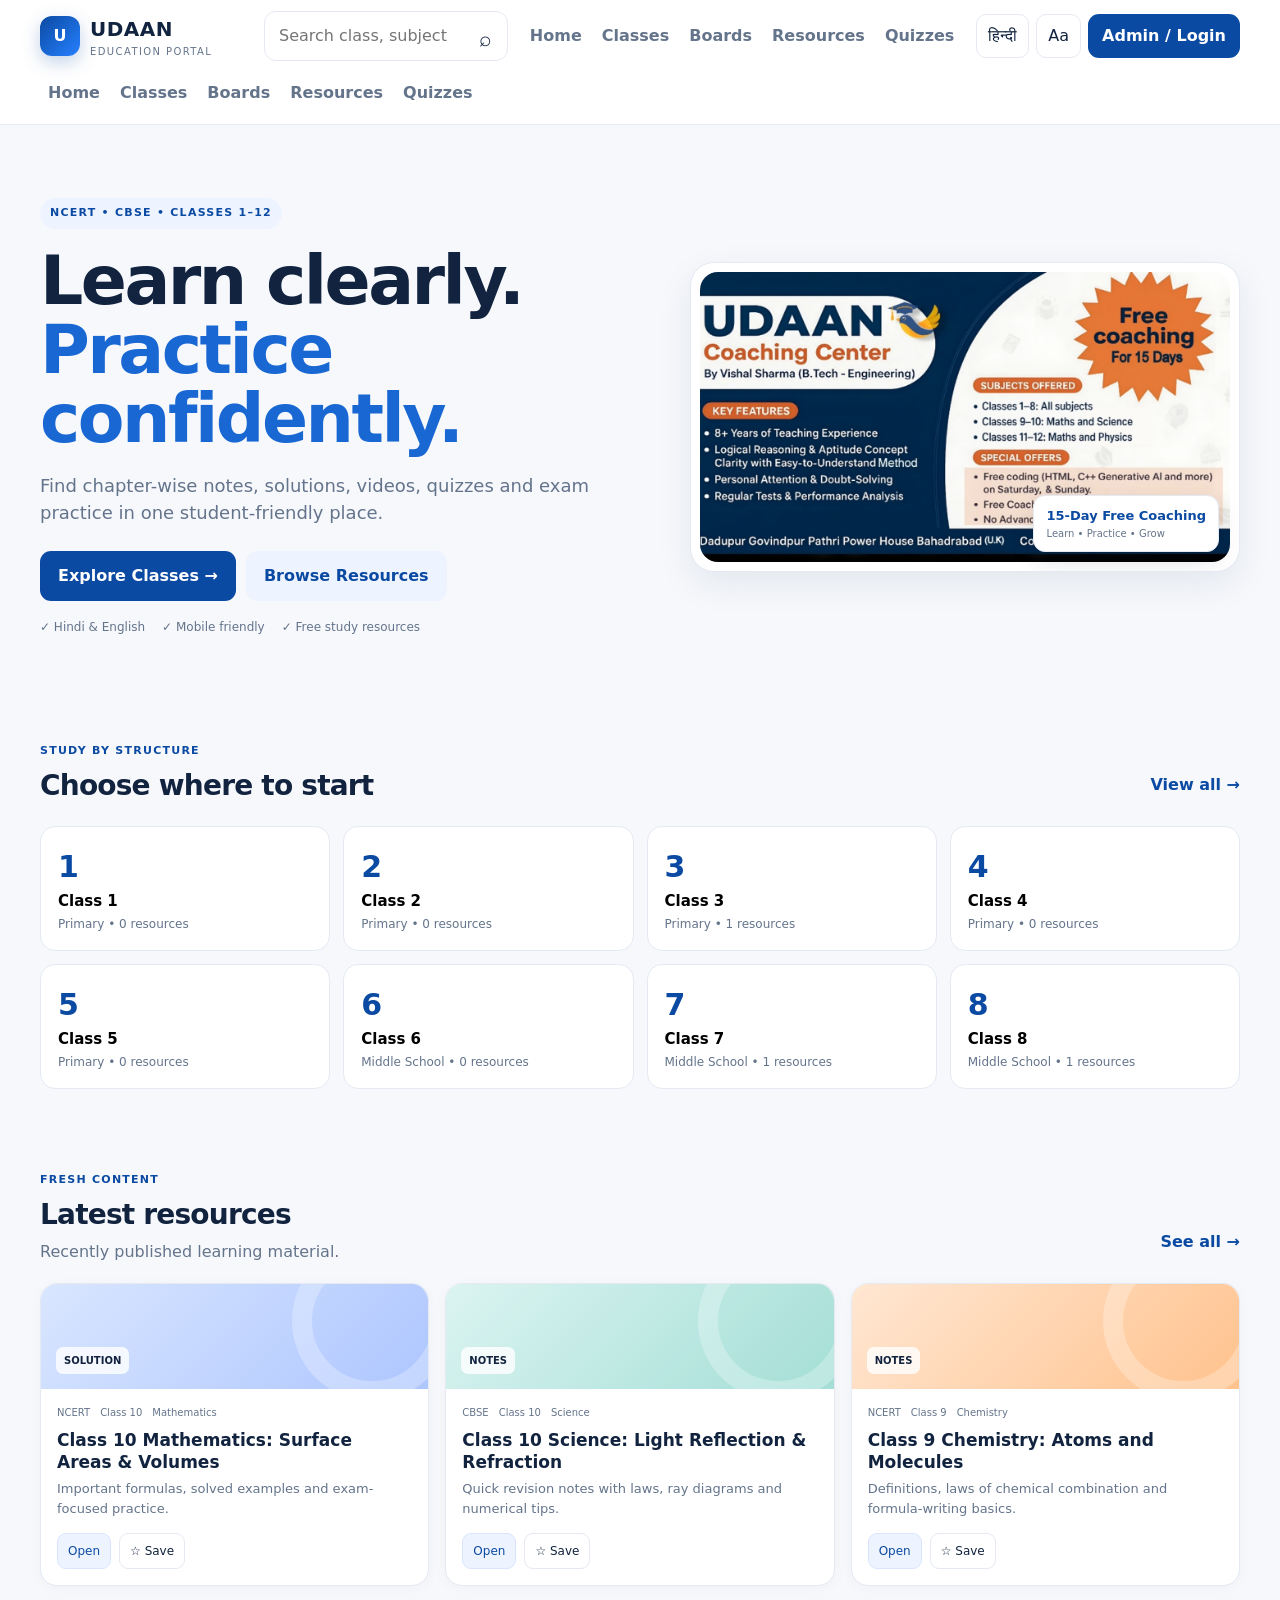
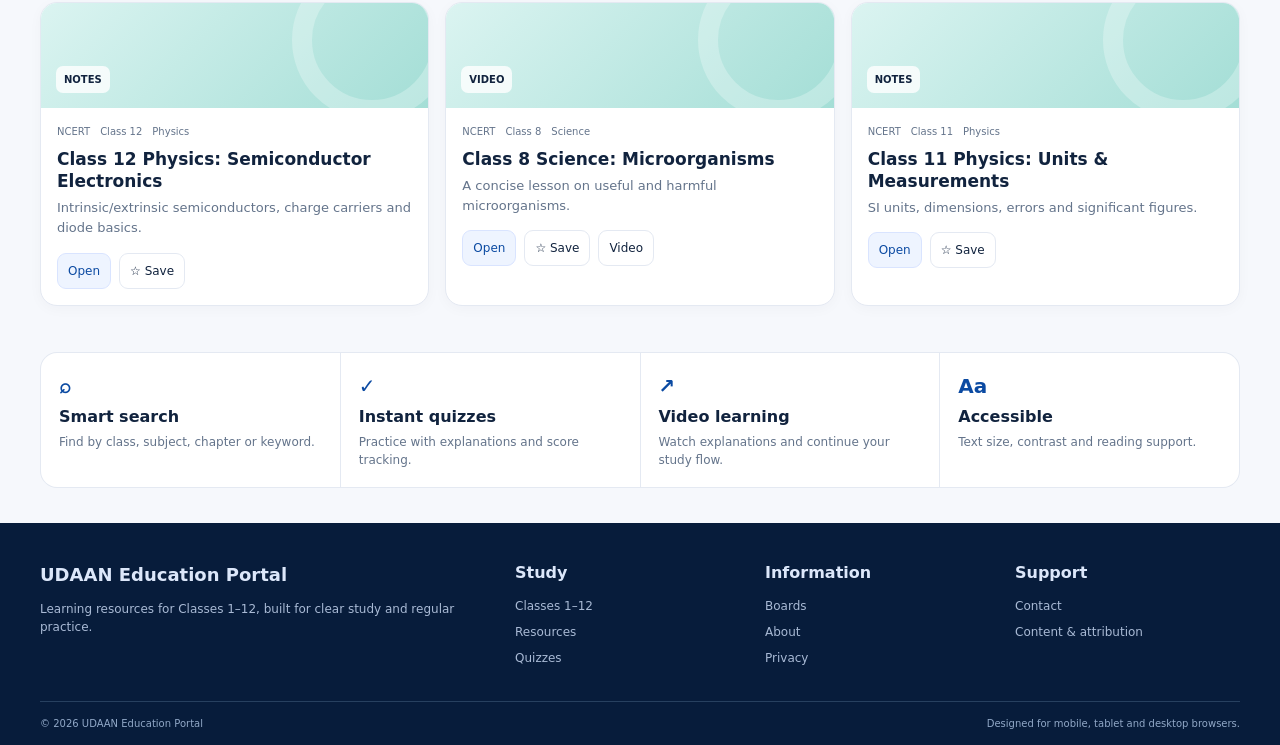
<file: WEB DEVLOPER/index.html>
<!doctype html>
<html lang="en">
<head>
  <meta charset="utf-8">
  <meta name="viewport" content="width=device-width,initial-scale=1">
  <meta name="theme-color" content="#0b4aa2">
  <meta name="description" content="UDAAN Education Portal: NCERT and CBSE study resources, solutions, quizzes, videos and practice material for Classes 1 to 12.">
  <meta name="robots" content="index,follow">
  <title>UDAAN Education Portal | NCERT & CBSE Study Resources</title>
  <link rel="canonical" href="/">
  <style>
:root{
  --brand:#0b4aa2;--brand-2:#1967d2;--orange:#f27c22;--ink:#11233e;--muted:#64748b;
  --bg:#f6f8fc;--surface:#fff;--line:#e4e9f2;--soft:#eef4ff;--good:#127443;--warn:#a86100;--danger:#b42318;
  --shadow:0 12px 35px rgba(16,35,62,.08);--radius:18px;--max:1200px
}
*{box-sizing:border-box}
html{scroll-behavior:smooth}
body{margin:0;background:var(--bg);color:var(--ink);font-family:Inter,ui-sans-serif,system-ui,-apple-system,BlinkMacSystemFont,"Segoe UI",Roboto,Arial,sans-serif;font-size:16px;line-height:1.5}
body.font-lg{font-size:18px}body.font-sm{font-size:14px}
body.high-contrast{--bg:#000;--surface:#050505;--ink:#fff;--muted:#fff;--line:#fff;--soft:#111;--brand:#77a7ff}
body.dyslexia{font-family:"Trebuchet MS",Arial,sans-serif;letter-spacing:.02em}
body.dark{--bg:#0c1524;--surface:#132033;--ink:#f2f6ff;--muted:#b3c0d2;--line:#283850;--soft:#182a46}
button,input,select,textarea{font:inherit}
button{cursor:pointer}
img{max-width:100%;display:block}
.container{width:min(var(--max),calc(100% - 36px));margin-inline:auto}
.sr-only,.sr-only:focus{position:absolute;width:1px;height:1px;padding:0;margin:-1px;overflow:hidden;clip:rect(0,0,0,0);white-space:nowrap;border:0}
.skip-link{position:fixed;left:10px;top:10px;background:#fff;color:#000;padding:8px 12px;border-radius:8px;transform:translateY(-150%);z-index:999}.skip-link:focus{transform:none}
.site-header{background:rgba(255,255,255,.94);backdrop-filter:blur(10px);border-bottom:1px solid var(--line);position:sticky;top:0;z-index:50}
.topbar{min-height:72px;display:flex;align-items:center;gap:14px}
.brand{display:flex;align-items:center;gap:10px;background:none;border:0;color:var(--ink);text-align:left;padding:0;min-width:210px}.brand b{display:block;font-size:20px;letter-spacing:.5px}.brand small{display:block;color:var(--muted);font-size:10px;text-transform:uppercase;letter-spacing:1.4px}
.brand-mark{width:40px;height:40px;border-radius:12px;background:linear-gradient(135deg,var(--brand),#2680ff);color:#fff;display:grid;place-items:center;font-weight:900;box-shadow:0 6px 18px rgba(11,74,162,.25)}
.brand-mark.small{width:34px;height:34px;font-size:14px}
.header-search{flex:1;max-width:430px;position:relative}.header-search input,.search-wide input{width:100%;border:1px solid var(--line);background:var(--surface);border-radius:12px;padding:12px 44px 12px 14px;outline:none}.header-search input:focus,.search-wide input:focus{border-color:var(--brand-2);box-shadow:0 0 0 3px rgba(25,103,210,.1)}
.icon-btn{border:1px solid var(--line);background:var(--surface);color:var(--ink);border-radius:11px;padding:9px 12px}.header-search .icon-btn{position:absolute;right:4px;top:4px;border:0;background:transparent;font-size:21px}
.desktop-nav{display:flex;gap:4px}.desktop-nav button,.mobile-nav button{background:transparent;border:0;color:var(--muted);padding:9px 8px;font-weight:600}.desktop-nav button:hover,.mobile-nav button:hover{color:var(--brand)}
.header-actions{display:flex;align-items:center;gap:7px}.outline-btn{background:var(--surface);border:1px solid var(--line);color:var(--ink);border-radius:10px;padding:9px 11px}.primary-btn,.secondary-btn,.text-btn{border:0;border-radius:11px;padding:10px 14px;font-weight:800}.primary-btn{background:var(--brand);color:#fff}.primary-btn:hover{background:#083f8b}.secondary-btn{background:var(--soft);color:var(--brand)}.text-btn{background:transparent;color:var(--brand);padding-inline:0}.large{padding:13px 18px}.wide{width:100%;justify-content:center}
.mobile-only{display:none}.mobile-nav{padding-bottom:10px;display:flex;gap:4px;overflow:auto}.mobile-nav button{white-space:nowrap}
.hero{display:grid;grid-template-columns:1.05fr .95fr;gap:42px;align-items:center;padding-top:48px;padding-bottom:45px}.hero-copy{padding-block:25px}.pill,.eyebrow{display:inline-flex;align-items:center;gap:6px;color:var(--brand);font-weight:900;text-transform:uppercase;letter-spacing:1.25px;font-size:11px}.pill{background:var(--soft);padding:7px 10px;border-radius:999px}.hero h1{font-size:clamp(42px,6vw,68px);line-height:1.02;letter-spacing:-2.5px;margin:17px 0}.hero h1 span{color:var(--brand-2)}.hero p{font-size:18px;color:var(--muted);max-width:630px}.hero-actions{display:flex;gap:10px;flex-wrap:wrap;margin:25px 0 17px}.hero-mini{display:flex;gap:17px;flex-wrap:wrap;color:var(--muted);font-size:12px}.hero-visual{position:relative;background:#fff;border:1px solid var(--line);border-radius:24px;padding:9px;box-shadow:var(--shadow);overflow:hidden}.hero-visual img{width:100%;height:100%;min-height:290px;object-fit:cover;border-radius:18px}.hero-badge{position:absolute;right:20px;bottom:19px;background:#fff;border:1px solid var(--line);padding:10px 12px;border-radius:12px;box-shadow:0 10px 25px rgba(16,35,62,.12)}.hero-badge b{display:block;color:var(--brand);font-size:13px}.hero-badge span{display:block;color:var(--muted);font-size:10px}
.section{padding-block:31px 46px}.section-head{display:flex;align-items:end;justify-content:space-between;gap:18px;margin-bottom:19px}.section-head h2,.page-hero h1{margin:4px 0 0;font-size:28px;letter-spacing:-.8px}.section-head p,.page-hero p{margin:4px 0 0;color:var(--muted)}
.class-grid{display:grid;grid-template-columns:repeat(4,1fr);gap:13px}.large-grid{grid-template-columns:repeat(4,1fr)}.class-card{background:var(--surface);border:1px solid var(--line);border-radius:15px;padding:17px;min-height:125px;text-align:left;display:flex;flex-direction:column;justify-content:space-between;transition:.18s}.class-card:hover{transform:translateY(-3px);box-shadow:var(--shadow);border-color:#cdd9ec}.class-card .num{font-size:30px;font-weight:900;color:var(--brand)}.class-card b{font-size:15px}.class-card span{font-size:12px;color:var(--muted)}
.resource-grid{display:grid;grid-template-columns:repeat(3,1fr);gap:16px}.resource-card{background:var(--surface);border:1px solid var(--line);border-radius:17px;overflow:hidden;box-shadow:0 3px 14px rgba(16,35,62,.03);display:flex;flex-direction:column}.resource-thumb{height:105px;display:flex;align-items:end;padding:15px;position:relative;overflow:hidden}.resource-thumb:after{content:"";position:absolute;width:120px;height:120px;border:20px solid #fff4;border-radius:50%;right:-24px;top:-43px}.tone-math{background:linear-gradient(135deg,#d9e6ff,#aec6ff)}.tone-science{background:linear-gradient(135deg,#dbf4f1,#a4ded6)}.tone-chem{background:linear-gradient(135deg,#ffe7d3,#ffc28d)}.tone-exam{background:linear-gradient(135deg,#efe2ff,#d3b2ff)}.tone-general{background:linear-gradient(135deg,#e8edf6,#ccd7e7)}
.resource-thumb span{position:relative;z-index:1;background:#fffc;padding:6px 8px;border-radius:7px;font-size:10px;font-weight:900;text-transform:uppercase}.resource-body{padding:16px}.resource-meta{display:flex;gap:10px;flex-wrap:wrap;color:var(--muted);font-size:10px}.resource-body h3{font-size:17px;line-height:1.3;margin:9px 0 6px}.resource-body p{color:var(--muted);font-size:13px;line-height:1.55;margin:0 0 14px}.resource-actions{display:flex;gap:8px}.tiny-btn{font-size:12px;border-radius:9px;border:1px solid var(--line);background:var(--surface);padding:8px 10px;color:var(--ink)}.tiny-btn.primary{background:var(--soft);color:var(--brand);border-color:#d9e4ff}.tiny-btn.bookmarked{background:#fff4d9;color:#8a5700;border-color:#f2d083}
.feature-strip{display:grid;grid-template-columns:repeat(4,1fr);gap:1px;background:var(--line);border:1px solid var(--line);border-radius:17px;overflow:hidden;padding:0}.feature-strip>div{background:var(--surface);padding:18px;display:flex;flex-direction:column;gap:4px}.feature-icon{font-weight:900;color:var(--brand);font-size:20px}.feature-strip span:last-child{color:var(--muted);font-size:12px}
.page-hero{padding-top:46px;padding-bottom:18px}.filter-row{display:flex;gap:7px;flex-wrap:wrap;margin-bottom:18px}.filter-btn{border:1px solid var(--line);background:var(--surface);color:var(--muted);border-radius:10px;padding:9px 12px;font-size:12px;font-weight:700}.filter-btn.active{background:var(--soft);color:var(--brand);border-color:#cad8f5}
.board-grid{display:grid;grid-template-columns:repeat(3,1fr);gap:16px}.board-card{background:var(--surface);border:1px solid var(--line);border-radius:18px;padding:21px}.board-card .board-icon{width:45px;height:45px;border-radius:14px;background:var(--soft);color:var(--brand);display:grid;place-items:center;font-weight:900;margin-bottom:14px}.board-card h3{margin:0 0 6px}.board-card p{color:var(--muted);font-size:13px}
.resource-toolbar{display:grid;grid-template-columns:1.6fr repeat(4,1fr);gap:9px;margin-bottom:16px}.resource-toolbar select{border:1px solid var(--line);background:var(--surface);border-radius:11px;padding:11px;color:var(--ink)}
.empty-state{padding:38px;background:var(--surface);border:1px dashed var(--line);border-radius:17px;text-align:center;color:var(--muted)}
.chapter-wrap{background:var(--surface);border:1px solid var(--line);border-radius:20px;padding:25px;box-shadow:var(--shadow)}.breadcrumbs{font-size:11px;color:var(--muted);margin-bottom:10px}.chapter-title{font-size:34px;line-height:1.1;margin:5px 0 8px}.chapter-meta{display:flex;gap:7px;flex-wrap:wrap;margin-bottom:20px}.tag{background:var(--soft);color:var(--brand);border-radius:999px;padding:6px 8px;font-size:10px;font-weight:800}.chapter-layout{display:grid;grid-template-columns:1.6fr .7fr;gap:24px}.lesson-body{font-size:16px;color:var(--ink)}.lesson-body h3{margin-top:25px}.lesson-body p{color:var(--muted);line-height:1.8}.lesson-body pre{background:#f6f8fb;border:1px solid var(--line);padding:14px;border-radius:10px;overflow:auto}.chapter-side{display:flex;flex-direction:column;gap:12px}.side-card{border:1px solid var(--line);border-radius:14px;padding:15px}.side-card b{display:block;margin-bottom:8px}.video-frame{aspect-ratio:16/9;width:100%;border:0;border-radius:12px;background:#0d1727}.progress-line{height:8px;background:var(--soft);border-radius:99px;overflow:hidden}.progress-line span{display:block;height:100%;background:var(--brand-2)}
.quiz-grid{display:grid;grid-template-columns:repeat(3,1fr);gap:16px}.quiz-card{background:var(--surface);border:1px solid var(--line);border-radius:18px;padding:19px}.quiz-card h3{margin:4px 0 7px}.quiz-card p{color:var(--muted);font-size:13px}.quiz-dialog .modal-card{max-width:800px}.quiz-q{border:1px solid var(--line);border-radius:14px;padding:15px;margin:12px 0}.quiz-q h4{margin:0 0 10px}.options{display:grid;gap:7px}.options label{border:1px solid var(--line);border-radius:10px;padding:10px;display:flex;gap:8px;align-items:flex-start}.correct{background:#eaf9f0;border-color:#b8e4c7}.wrong{background:#fff0ef;border-color:#f3c0ba}
.profile-layout{display:grid;grid-template-columns:.75fr 1.25fr;gap:18px}.profile-card,.stats-card{background:var(--surface);border:1px solid var(--line);border-radius:18px;padding:20px}.profile-avatar{width:58px;height:58px;border-radius:16px;background:var(--soft);color:var(--brand);display:grid;place-items:center;font-size:21px;font-weight:900}
.admin-shell{display:grid;grid-template-columns:235px 1fr;gap:20px;padding-block:30px}.admin-sidebar{position:sticky;top:96px;height:fit-content;background:var(--surface);border:1px solid var(--line);border-radius:18px;padding:14px}.admin-brand{display:flex;align-items:center;gap:9px;padding:8px 5px 17px;margin-bottom:6px;border-bottom:1px solid var(--line)}.admin-brand b{display:block;font-size:13px}.admin-brand small{display:block;color:var(--muted);font-size:9px;text-transform:uppercase}.admin-tab{display:block;width:100%;text-align:left;border:0;background:transparent;color:var(--muted);padding:11px 10px;border-radius:10px;font-weight:700}.admin-tab.active{background:var(--soft);color:var(--brand)}.admin-tab.danger{margin-top:12px;color:var(--danger)}.admin-main{min-width:0}.admin-top{display:flex;justify-content:space-between;align-items:end;gap:15px;margin-bottom:18px}.admin-top h1{margin:3px 0;font-size:30px}.stat-grid{display:grid;grid-template-columns:repeat(4,1fr);gap:12px;margin-bottom:17px}.stat-card{background:var(--surface);border:1px solid var(--line);border-radius:15px;padding:17px}.stat-card span{color:var(--muted);font-size:11px}.stat-card b{display:block;font-size:28px;margin-top:4px}.admin-two-col{display:grid;grid-template-columns:1.2fr .8fr;gap:16px}.panel-card{background:var(--surface);border:1px solid var(--line);border-radius:16px;padding:17px;margin-bottom:16px}.panel-title{display:flex;justify-content:space-between;gap:10px;align-items:center;border-bottom:1px solid var(--line);padding-bottom:11px;margin-bottom:8px}.panel-title span{color:var(--muted);font-size:11px}.list-row{display:flex;justify-content:space-between;gap:12px;padding:11px 0;border-bottom:1px solid var(--line);font-size:12px}.list-row:last-child{border-bottom:0}.admin-table-wrap{overflow:auto}.admin-table{width:100%;border-collapse:collapse;font-size:12px}.admin-table th,.admin-table td{padding:11px 8px;border-bottom:1px solid var(--line);text-align:left;vertical-align:top}.status{display:inline-block;padding:4px 7px;border-radius:999px;font-size:9px;font-weight:900;text-transform:uppercase}.status.published{background:#e8f6ed;color:var(--good)}.status.review{background:#fff2dc;color:var(--warn)}.status.draft{background:#eef1f5;color:#617083}.table-actions{display:flex;gap:5px}.table-actions button{font-size:11px;padding:6px 8px}.role-grid{display:grid;grid-template-columns:repeat(2,1fr);gap:10px}.role-grid>div{border:1px solid var(--line);border-radius:12px;padding:14px}.role-grid span{display:block;color:var(--muted);font-size:11px;margin-top:4px}
.form-grid{display:grid;grid-template-columns:1fr 1fr;gap:12px}.form-grid label{display:grid;gap:5px;color:var(--muted);font-size:11px;font-weight:800}.form-grid label input,.form-grid label select,.form-grid label textarea,.modal-card>label input{width:100%;padding:11px 12px;border:1px solid var(--line);background:var(--surface);color:var(--ink);border-radius:10px;outline:none}.form-grid textarea{min-height:120px;resize:vertical}.span-2{grid-column:1/-1}.required{color:var(--danger);margin-left:2px}.upload-note{background:#f6f8fb;border:1px dashed var(--line);border-radius:10px;padding:10px;color:var(--muted);font-size:11px}.modal-actions{display:flex;justify-content:flex-end;gap:8px;margin-top:5px}
.site-footer{margin-top:35px;background:#071c3b;color:#dce7fa;padding-top:38px}.footer-grid{display:grid;grid-template-columns:2fr 1fr 1fr 1fr;gap:25px}.footer-brand{font-size:18px}.footer-grid p{color:#a9bad5;font-size:12px;max-width:420px}.footer-grid b{display:block;margin-bottom:8px}.footer-grid button{display:block;border:0;background:transparent;color:#a9bad5;padding:4px 0;font-size:12px}.footer-grid button:hover{color:#fff}.footer-bottom{margin-top:30px;padding-block:14px;border-top:1px solid #27405f;display:flex;justify-content:space-between;gap:15px;color:#91a8c7;font-size:10px}
.dialog{border:0;border-radius:18px;background:transparent;padding:0;max-width:min(94vw,680px);width:680px}.dialog::backdrop{background:rgba(6,18,35,.58);backdrop-filter:blur(4px)}.modal-card{position:relative;background:var(--surface);border:1px solid var(--line);border-radius:18px;padding:24px;box-shadow:0 25px 80px rgba(0,0,0,.2)}.modal-card h2{margin:4px 0 10px;font-size:27px}.modal-card>label{display:grid;gap:5px;color:var(--muted);font-size:12px;font-weight:800;margin:12px 0}.modal-close{position:absolute;right:13px;top:11px;border:1px solid var(--line);background:var(--surface);color:var(--ink);width:34px;height:34px;border-radius:9px;font-size:22px}.check{display:flex!important;align-items:center;grid-template-columns:auto 1fr;font-weight:600!important}.access-grid{display:grid;grid-template-columns:1fr 1fr;gap:9px}.access-grid button{border:1px solid var(--line);background:var(--surface);color:var(--ink);border-radius:10px;padding:11px;text-align:left}
.toast{position:fixed;left:50%;bottom:18px;transform:translate(-50%,20px);background:#11233e;color:#fff;border-radius:12px;padding:10px 14px;font-size:12px;opacity:0;pointer-events:none;transition:.2s;z-index:200}.toast.show{opacity:1;transform:translate(-50%,0)}
@media(max-width:1050px){.desktop-nav{display:none}.mobile-only{display:block}.class-grid,.large-grid{grid-template-columns:repeat(3,1fr)}.resource-grid{grid-template-columns:repeat(2,1fr)}.feature-strip{grid-template-columns:repeat(2,1fr)}.resource-toolbar{grid-template-columns:1.5fr 1fr 1fr}.resource-toolbar select:nth-of-type(n+3){grid-column:span 1}.admin-shell{grid-template-columns:1fr}.admin-sidebar{position:static;display:flex;gap:5px;overflow:auto}.admin-brand{min-width:160px;border:0;padding-bottom:8px}.admin-tab{min-width:100px}.admin-tab.danger{margin-top:0}.admin-two-col{grid-template-columns:1fr}}
@media(max-width:760px){.container{width:min(var(--max),calc(100% - 26px))}.topbar{min-height:64px}.brand{min-width:auto}.brand small{display:none}.header-search{order:3;max-width:none;flex-basis:100%}.topbar{flex-wrap:wrap;padding-block:9px}.header-actions{margin-left:auto}.desktop-nav{display:none}.hero{grid-template-columns:1fr;gap:15px;padding-top:30px}.hero-copy{padding-top:4px}.hero-visual{order:2}.hero-visual img{min-height:210px}.class-grid,.large-grid,.resource-grid,.quiz-grid,.board-grid{grid-template-columns:repeat(2,1fr)}.chapter-layout,.profile-layout{grid-template-columns:1fr}.resource-toolbar{grid-template-columns:1fr 1fr}.resource-toolbar .search-wide{grid-column:1/-1}.stat-grid{grid-template-columns:repeat(2,1fr)}.footer-grid{grid-template-columns:1fr 1fr}.footer-bottom{flex-direction:column}.admin-top{align-items:start;flex-direction:column}}
@media(max-width:500px){.class-grid,.large-grid,.resource-grid,.quiz-grid,.board-grid{grid-template-columns:1fr}.feature-strip{grid-template-columns:1fr}.resource-toolbar{grid-template-columns:1fr}.resource-toolbar .search-wide{grid-column:auto}.stat-grid{grid-template-columns:1fr 1fr}.form-grid{grid-template-columns:1fr}.span-2{grid-column:auto}.admin-sidebar{flex-wrap:wrap}.admin-brand{width:100%}.hero h1{font-size:42px}.hero p{font-size:15px}.section-head{align-items:start;flex-direction:column}.footer-grid{grid-template-columns:1fr}}
@media print{.site-header,.site-footer,.hero-actions,.access-grid,.resource-actions,.chapter-side,.admin-sidebar,.admin-top{display:none!important}.page-view{display:block!important}.container{width:100%}.chapter-wrap{border:0;box-shadow:none}.lesson-body{font-size:12pt;color:#000}}

</style>
  <script type="application/ld+json">
  {
    "@context":"https://schema.org",
    "@type":"EducationalOrganization",
    "name":"UDAAN Education Portal",
    "url":"/",
    "description":"NCERT and CBSE study resources, solutions, quizzes and educational content for Classes 1 to 12.",
    "sameAs":[]
  }
  </script>
</head>
<body>
  <a class="skip-link" href="#main">Skip to content</a>

  <div id="siteToast" class="toast" role="status" aria-live="polite"></div>

  <header class="site-header">
    <div class="topbar container">
      <button class="brand" data-route="home" aria-label="UDAAN home">
        <span class="brand-mark">U</span>
        <span>
          <b>UDAAN</b>
          <small>Education Portal</small>
        </span>
      </button>

      <div class="header-search">
        <label class="sr-only" for="globalSearch">Search resources</label>
        <input id="globalSearch" type="search" placeholder="Search class, subject, chapter or topic…">
        <button id="searchBtn" class="icon-btn" type="button" aria-label="Search">⌕</button>
      </div>

      <nav class="desktop-nav" aria-label="Main navigation">
        <button data-route="home">Home</button>
        <button data-route="classes">Classes</button>
        <button data-route="boards">Boards</button>
        <button data-route="resources">Resources</button>
        <button data-route="quiz">Quizzes</button>
      </nav>

      <div class="header-actions">
        <button id="langBtn" class="outline-btn" type="button" title="Toggle language">हिन्दी</button>
        <button id="accessBtn" class="outline-btn" type="button" title="Accessibility options">Aa</button>
        <button id="loginBtn" class="primary-btn" type="button">Admin / Login</button>
        <button id="mobileMenuBtn" class="icon-btn mobile-only" type="button" aria-label="Open menu">☰</button>
      </div>
    </div>
    <div id="mobileNav" class="mobile-nav container" hidden>
      <button data-route="home">Home</button>
      <button data-route="classes">Classes</button>
      <button data-route="boards">Boards</button>
      <button data-route="resources">Resources</button>
      <button data-route="quiz">Quizzes</button>
    </div>
  </header>

  <main id="main">
    <section id="view-home" class="page-view">
      <div class="hero container">
        <div class="hero-copy">
          <span class="pill">NCERT • CBSE • Classes 1–12</span>
          <h1>Learn clearly.<br><span>Practice confidently.</span></h1>
          <p>Find chapter-wise notes, solutions, videos, quizzes and exam practice in one student-friendly place.</p>
          <div class="hero-actions">
            <button class="primary-btn large" data-route="classes">Explore Classes →</button>
            <button class="secondary-btn large" data-route="resources">Browse Resources</button>
          </div>
          <div class="hero-mini">
            <span>✓ Hindi & English</span>
            <span>✓ Mobile friendly</span>
            <span>✓ Free study resources</span>
          </div>
        </div>

        <div class="hero-visual" aria-label="UDAAN promotional banner">
          <img src="[data-uri]" alt="UDAAN Coaching Center promotional banner">
          <div class="hero-badge">
            <b>15-Day Free Coaching</b>
            <span>Learn • Practice • Grow</span>
          </div>
        </div>
      </div>

      <div class="container section">
        <div class="section-head">
          <div><span class="eyebrow">Study by structure</span><h2>Choose where to start</h2></div>
          <button class="text-btn" data-route="classes">View all →</button>
        </div>
        <div id="classHighlights" class="class-grid"></div>
      </div>

      <div class="container section">
        <div class="section-head">
          <div><span class="eyebrow">Fresh content</span><h2>Latest resources</h2><p>Recently published learning material.</p></div>
          <button class="text-btn" data-route="resources">See all →</button>
        </div>
        <div id="latestGrid" class="resource-grid"></div>
      </div>

      <div class="container section feature-strip">
        <div><span class="feature-icon">⌕</span><b>Smart search</b><span>Find by class, subject, chapter or keyword.</span></div>
        <div><span class="feature-icon">✓</span><b>Instant quizzes</b><span>Practice with explanations and score tracking.</span></div>
        <div><span class="feature-icon">↗</span><b>Video learning</b><span>Watch explanations and continue your study flow.</span></div>
        <div><span class="feature-icon">Aa</span><b>Accessible</b><span>Text size, contrast and reading support.</span></div>
      </div>
    </section>

    <section id="view-classes" class="page-view" hidden>
      <div class="page-hero container"><span class="eyebrow">Classes 1–12</span><h1>Browse by class</h1><p>Jump from your class to subjects and chapter resources.</p></div>
      <div class="container section">
        <div class="filter-row">
          <button class="filter-btn active" data-class-filter="all">All classes</button>
          <button class="filter-btn" data-class-filter="primary">1–5</button>
          <button class="filter-btn" data-class-filter="middle">6–8</button>
          <button class="filter-btn" data-class-filter="secondary">9–10</button>
          <button class="filter-btn" data-class-filter="senior">11–12</button>
        </div>
        <div id="allClasses" class="class-grid large-grid"></div>
      </div>
    </section>

    <section id="view-boards" class="page-view" hidden>
      <div class="page-hero container"><span class="eyebrow">Curriculum</span><h1>Boards & sources</h1><p>Organize your study material by board or content source.</p></div>
      <div class="container section">
        <div id="boardCards" class="board-grid"></div>
      </div>
    </section>

    <section id="view-resources" class="page-view" hidden>
      <div class="page-hero container"><span class="eyebrow">Study library</span><h1>Resources</h1><p>Solutions, notes, videos, question papers and more.</p></div>
      <div class="container section">
        <div class="resource-toolbar">
          <div class="search-wide"><input id="resourceSearch" type="search" placeholder="Search resources…"></div>
          <select id="boardFilter"><option value="all">All boards</option><option>NCERT</option><option>CBSE</option><option>Other</option></select>
          <select id="classFilter"><option value="all">All classes</option></select>
          <select id="subjectFilter"><option value="all">All subjects</option></select>
          <select id="typeFilter"><option value="all">All types</option><option>Notes</option><option>Solution</option><option>Question Paper</option><option>Video</option><option>Quiz</option></select>
        </div>
        <div id="resourceGrid" class="resource-grid"></div>
        <div id="resourceEmpty" class="empty-state" hidden>No matching resources found.</div>
      </div>
    </section>

    <section id="view-chapter" class="page-view" hidden>
      <div id="chapterPage" class="container section"></div>
    </section>

    <section id="view-quiz" class="page-view" hidden>
      <div class="page-hero container"><span class="eyebrow">Practice zone</span><h1>Interactive quizzes</h1><p>Attempt MCQs, get instant feedback and build your score history.</p></div>
      <div class="container section">
        <div id="quizCatalog" class="quiz-grid"></div>
      </div>
    </section>

    <section id="view-profile" class="page-view" hidden>
      <div class="page-hero container"><span class="eyebrow">My learning</span><h1>Profile & progress</h1><p>Bookmarks, quiz attempts and recent activity stored in this browser.</p></div>
      <div class="container section">
        <div id="profileView" class="profile-layout"></div>
      </div>
    </section>

    <section id="view-admin" class="page-view" hidden>
      <div class="container admin-shell">
        <aside class="admin-sidebar">
          <div class="admin-brand"><span class="brand-mark small">U</span><span><b>Admin Panel</b><small>UDAAN Portal</small></span></div>
          <button class="admin-tab active" data-admin-tab="overview">Dashboard</button>
          <button class="admin-tab" data-admin-tab="content">Content</button>
          <button class="admin-tab" data-admin-tab="quizzes">Quizzes</button>
          <button class="admin-tab" data-admin-tab="users">Users & Roles</button>
          <button class="admin-tab" data-admin-tab="settings">Settings</button>
          <button class="admin-tab danger" id="logoutBtn">Log out</button>
        </aside>

        <div class="admin-main">
          <div class="admin-top">
            <div><span class="eyebrow">Control center</span><h1 id="adminTitle">Dashboard</h1></div>
            <button class="primary-btn" id="newContentBtn">＋ Add content</button>
          </div>

          <section id="admin-overview" class="admin-panel">
            <div id="adminStats" class="stat-grid"></div>
            <div class="admin-two-col">
              <div class="panel-card"><div class="panel-title"><b>Popular content</b><span>Views</span></div><div id="popularList"></div></div>
              <div class="panel-card"><div class="panel-title"><b>Publishing queue</b><span>Status</span></div><div id="queueList"></div></div>
            </div>
          </section>

          <section id="admin-content" class="admin-panel" hidden>
            <div class="panel-card">
              <div class="panel-title"><b>Content library</b><span id="contentCount"></span></div>
              <div class="admin-table-wrap"><table class="admin-table"><thead><tr><th>Title</th><th>Class</th><th>Subject</th><th>Type</th><th>Status</th><th></th></tr></thead><tbody id="contentTable"></tbody></table></div>
            </div>
          </section>

          <section id="admin-quizzes" class="admin-panel" hidden>
            <div class="panel-card">
              <div class="panel-title"><b>Quiz library</b><span>MCQ practice</span></div>
              <div id="quizAdminList"></div>
            </div>
          </section>

          <section id="admin-users" class="admin-panel" hidden>
            <div class="panel-card">
              <div class="panel-title"><b>Users & roles</b><span>Role-based access</span></div>
              <div class="role-grid">
                <div><b>Super Admin</b><span>Full access, user management, settings.</span></div>
                <div><b>Content Editor</b><span>Create, edit and submit content.</span></div>
                <div><b>QA Reviewer</b><span>Review, verify and approve drafts.</span></div>
                <div><b>Webmaster</b><span>Site settings, publishing and integrations.</span></div>
              </div>
              <p class="muted">This prototype uses local demo authentication. A production deployment should move authentication and authorization to a server-side identity provider.</p>
            </div>
          </section>

          <section id="admin-settings" class="admin-panel" hidden>
            <div class="panel-card">
              <div class="panel-title"><b>Portal settings</b><span>Brand & public details</span></div>
              <form id="settingsForm" class="form-grid">
                <label>Portal name<input name="portalName" required></label>
                <label>Tagline<input name="tagline" required></label>
                <label>Support email<input name="email" type="email"></label>
                <label>Contact number<input name="phone"></label>
                <label class="span-2">About text<textarea name="about"></textarea></label>
                <div class="span-2"><button class="primary-btn" type="submit">Save settings</button></div>
              </form>
            </div>
          </section>
        </div>
      </div>
    </section>
  </main>

  <footer class="site-footer">
    <div class="container footer-grid">
      <div><b class="footer-brand">UDAAN Education Portal</b><p>Learning resources for Classes 1–12, built for clear study and regular practice.</p></div>
      <div><b>Study</b><button data-route="classes">Classes 1–12</button><button data-route="resources">Resources</button><button data-route="quiz">Quizzes</button></div>
      <div><b>Information</b><button data-route="boards">Boards</button><button data-modal="about">About</button><button data-modal="privacy">Privacy</button></div>
      <div><b>Support</b><button data-modal="contact">Contact</button><button data-modal="license">Content & attribution</button></div>
    </div>
    <div class="container footer-bottom"><span>© <span id="footerYear"></span> UDAAN Education Portal</span><span>Designed for mobile, tablet and desktop browsers.</span></div>
  </footer>

  <!-- Login modal -->
  <dialog id="loginDialog" class="dialog">
    <form method="dialog" class="modal-card" id="loginForm">
      <button class="modal-close" value="cancel" aria-label="Close">×</button>
      <span class="eyebrow">Secure access</span><h2>Admin login</h2>
      <p class="muted">Demo account for this prototype: <b>admin@udaan.local</b> / <b>Udaan@123</b></p>
      <label>Email<input id="loginEmail" type="email" required value="admin@udaan.local"></label>
      <label>Password<input id="loginPassword" type="password" required value="Udaan@123"></label>
      <label class="check"><input id="rememberMe" type="checkbox" checked> Keep me signed in on this browser</label>
      <button class="primary-btn wide" value="default">Login to admin</button>
    </form>
  </dialog>

  <!-- Accessibility modal -->
  <dialog id="accessDialog" class="dialog">
    <div class="modal-card">
      <button class="modal-close" id="accessClose" aria-label="Close">×</button>
      <span class="eyebrow">Accessibility</span><h2>Reading controls</h2>
      <div class="access-grid">
        <button data-access="font-sm">A− Smaller text</button>
        <button data-access="font-lg">A＋ Larger text</button>
        <button data-access="contrast">High contrast</button>
        <button data-access="dyslexia">Reading font</button>
        <button data-access="speak">🔊 Read page</button>
        <button data-access="reset">Reset</button>
      </div>
    </div>
  </dialog>

  <!-- Content modal -->
  <dialog id="contentDialog" class="dialog">
    <form class="modal-card" id="contentForm">
      <button class="modal-close" type="button" id="contentClose" aria-label="Close">×</button>
      <span class="eyebrow">Admin content</span><h2 id="contentFormTitle">Add resource</h2>
      <input type="hidden" id="contentId">
      <div class="form-grid">
        <label>Title<span class="required">*</span><input id="fTitle" required maxlength="120"></label>
        <label>Board<span class="required">*</span><select id="fBoard"><option>NCERT</option><option>CBSE</option><option>Other</option></select></label>
        <label>Class<span class="required">*</span><select id="fClass"></select></label>
        <label>Subject<span class="required">*</span><input id="fSubject" required placeholder="Mathematics"></label>
        <label>Chapter / topic<input id="fChapter" placeholder="Chapter 1"></label>
        <label>Type<select id="fType"><option>Notes</option><option>Solution</option><option>Question Paper</option><option>Video</option><option>Quiz</option></select></label>
        <label>Status<select id="fStatus"><option>published</option><option>draft</option><option>review</option></select></label>
        <label>Video URL<input id="fVideo" type="url" placeholder="https://www.youtube.com/watch?v=..."></label>
        <label class="span-2">Description<textarea id="fDesc" required maxlength="260"></textarea></label>
        <label class="span-2">Lesson / solution text<textarea id="fBody" required></textarea></label>
        <label class="span-2">PDF or document<input id="fFile" type="file" accept=".pdf,.doc,.docx,.txt"></label>
        <div class="span-2 upload-note" id="uploadNote">File upload is stored locally in this prototype. Production storage should use object storage + CDN.</div>
        <div class="span-2 modal-actions"><button type="button" class="secondary-btn" id="cancelContent">Cancel</button><button class="primary-btn" type="submit">Save resource</button></div>
      </div>
    </form>
  </dialog>

  <!-- Generic info modal -->
  <dialog id="infoDialog" class="dialog">
    <div class="modal-card"><button class="modal-close" id="infoClose">×</button><div id="infoBody"></div></div>
  </dialog>

  <script>
const STORE = {
  content: "udaan_content_v1",
  quizzes: "udaan_quizzes_v1",
  user: "udaan_user_v1",
  bookmarks: "udaan_bookmarks_v1",
  progress: "udaan_progress_v1",
  settings: "udaan_settings_v1",
  auth: "udaan_auth_v1",
  access: "udaan_access_v1"
};

const classNames = Array.from({length:12},(_,i)=>String(i+1));
const seedContent = [
  {id:"r1",title:"Class 10 Mathematics: Surface Areas & Volumes",board:"NCERT",cls:"10",subject:"Mathematics",chapter:"Surface Areas and Volumes",type:"Solution",status:"published",desc:"Important formulas, solved examples and exam-focused practice.",body:"Surface area is the total area of the outer surfaces of a solid. Volume is the space occupied by the solid.\\n\\nKey formulas:\\n• Cuboid TSA = 2(lb + bh + hl)\\n• Cuboid Volume = lbh\\n• Cube TSA = 6a²\\n• Cube Volume = a³\\n\\nExam tip: write the given values first, substitute units carefully, and state the final unit.",views:1240,updated:"2026-10-01"},
  {id:"r2",title:"Class 10 Science: Light Reflection & Refraction",board:"CBSE",cls:"10",subject:"Science",chapter:"Light",type:"Notes",status:"published",desc:"Quick revision notes with laws, ray diagrams and numerical tips.",body:"Reflection follows two basic laws: the incident ray, reflected ray and normal lie in the same plane, and the angle of incidence equals the angle of reflection.\\n\\nFor spherical mirrors, remember the sign convention before using the mirror formula. Practice ray diagrams for concave and convex mirrors.",views:980,updated:"2026-09-29"},
  {id:"r3",title:"Class 9 Chemistry: Atoms and Molecules",board:"NCERT",cls:"9",subject:"Chemistry",chapter:"Atoms and Molecules",type:"Notes",status:"published",desc:"Definitions, laws of chemical combination and formula-writing basics.",body:"An atom is the smallest unit of an element that participates in chemical reactions. Molecules are groups of atoms held together by chemical bonds.\\n\\nRevise the law of conservation of mass and the law of constant proportions. Then practise writing formulae using valency.",views:780,updated:"2026-09-28"},
  {id:"r4",title:"Class 12 Physics: Semiconductor Electronics",board:"NCERT",cls:"12",subject:"Physics",chapter:"Electronic Devices",type:"Notes",status:"published",desc:"Intrinsic/extrinsic semiconductors, charge carriers and diode basics.",body:"A semiconductor has conductivity between that of a conductor and an insulator. Silicon is widely used in electronic devices.\\n\\nIntrinsic semiconductor: pure material. Extrinsic semiconductor: doped with donor or acceptor impurities. N-type has electrons as majority carriers; P-type has holes as majority carriers.",views:1125,updated:"2026-09-27"},
  {id:"r5",title:"Class 8 Science: Microorganisms",board:"NCERT",cls:"8",subject:"Science",chapter:"Microorganisms: Friend and Foe",type:"Video",status:"published",desc:"A concise lesson on useful and harmful microorganisms.",body:"Microorganisms include bacteria, fungi, protozoa and some algae. Some are useful in food production and medicine, while others cause diseases or spoil food.",video:"https://www.youtube.com/watch?v=example",views:640,updated:"2026-09-26"},
  {id:"r6",title:"Class 10 CBSE Practice Paper: Physics",board:"CBSE",cls:"10",subject:"Physics",chapter:"Sample Paper",type:"Question Paper",status:"review",desc:"Exam-style questions for reflection, refraction and numericals.",body:"Section A: MCQs\\nSection B: Short answer\\nSection C: Numerical problems\\nSection D: Case-based question\\n\\nTeacher review required before public release.",views:320,updated:"2026-09-25"},
  {id:"r7",title:"Class 6 Mathematics: Fractions",board:"NCERT",cls:"6",subject:"Mathematics",chapter:"Fractions",type:"Solution",status:"draft",desc:"Step-by-step examples for comparing and operating with fractions.",body:"Compare fractions using common denominators or cross multiplication. Add and subtract by finding a common denominator first.",views:55,updated:"2026-09-24"},
  {id:"r8",title:"Class 11 Physics: Units & Measurements",board:"NCERT",cls:"11",subject:"Physics",chapter:"Units and Measurements",type:"Notes",status:"published",desc:"SI units, dimensions, errors and significant figures.",body:"Use SI base units consistently. Dimensional analysis helps check equations and derive relationships. Significant figures communicate measurement precision.",views:510,updated:"2026-09-23"},
  {id:"r9",title:"Class 7 Maths Quiz: Integers",board:"NCERT",cls:"7",subject:"Mathematics",chapter:"Integers",type:"Quiz",status:"published",desc:"10 quick MCQs to practise integer operations.",body:"Take the linked quiz from the Practice section.",views:390,updated:"2026-09-22"},
  {id:"r10",title:"Class 3 English: Grammar Practice",board:"Other",cls:"3",subject:"English",chapter:"Grammar",type:"Notes",status:"published",desc:"Nouns, verbs and simple sentence-building activities.",body:"Nouns name people, places, animals or things. Verbs tell us about actions or states. Build short sentences and check subject–verb agreement.",views:260,updated:"2026-09-21"}
];

const seedQuizzes = [
  {id:"q1",title:"Class 10 Maths Quick Revision",cls:"10",subject:"Mathematics",desc:"5 MCQs on formulas and basic geometry.",questions:[
    {q:"The volume of a cube of side 5 cm is:",options:["25 cm³","75 cm³","125 cm³","150 cm³"],a:2,e:"Volume = a³ = 5³ = 125 cm³."},
    {q:"A cuboid has l=4 cm, b=3 cm, h=2 cm. Its volume is:",options:["9 cm³","24 cm³","18 cm³","12 cm³"],a:1,e:"V = lbh = 4×3×2 = 24 cm³."},
    {q:"Total surface area of a cube is:",options:["4a²","5a²","6a²","8a²"],a:2,e:"A cube has six equal square faces, so TSA = 6a²."},
    {q:"A unit of volume is:",options:["cm","cm²","cm³","kg"],a:2,e:"Volume measures three-dimensional space, so the unit is cubic."},
    {q:"The area of a rectangle is:",options:["l+b","2(l+b)","lb","l/b"],a:2,e:"Rectangle area = length × breadth."}
  ]},
  {id:"q2",title:"Class 9 Science: Atoms & Molecules",cls:"9",subject:"Chemistry",desc:"Concept check for key definitions and laws.",questions:[
    {q:"The smallest unit of an element taking part in a chemical reaction is:",options:["Molecule","Atom","Ion only","Cell"],a:1,e:"An atom is the basic unit of an element."},
    {q:"The law of conservation of mass says mass is:",options:["Created","Destroyed","Neither created nor destroyed","Always doubled"],a:2,e:"Total mass remains constant in a chemical reaction."},
    {q:"H₂O contains:",options:["2 H atoms and 1 O atom","1 H and 2 O","2 O and 1 H","3 O"],a:0,e:"The subscripts show two hydrogen atoms and one oxygen atom."},
    {q:"A molecule can contain:",options:["Only one atom","Two or more bonded atoms","Only metals","Only gases"],a:1,e:"A molecule consists of atoms held together by chemical bonds."},
    {q:"Valency helps us write:",options:["Only units","Chemical formulae","Only temperatures","Only graphs"],a:1,e:"Valency indicates combining capacity and supports formula writing."}
  ]}
];

const $ = (sel, root=document) => root.querySelector(sel);
const $$ = (sel, root=document) => Array.from(root.querySelectorAll(sel));
const get = (key, fallback) => { try { const v=localStorage.getItem(key); return v===null ? fallback : JSON.parse(v); } catch { return fallback; } };
const set = (key, val) => localStorage.setItem(key, JSON.stringify(val));
const uid = () => "id_"+Date.now().toString(36)+Math.random().toString(36).slice(2,8);
let state = {
  content: get(STORE.content, seedContent),
  quizzes: get(STORE.quizzes, seedQuizzes),
  auth: get(STORE.auth, null),
  bookmarks: get(STORE.bookmarks, []),
  progress: get(STORE.progress, {}),
  settings: get(STORE.settings, {portalName:"UDAAN Education Portal",tagline:"Learn clearly. Practice confidently.",email:"",phone:"",about:"Learning resources for Classes 1–12."}),
  access: get(STORE.access, {})
};
function saveAll(){set(STORE.content,state.content);set(STORE.quizzes,state.quizzes);set(STORE.bookmarks,state.bookmarks);set(STORE.progress,state.progress);set(STORE.settings,state.settings);}
function escapeHtml(s){return String(s??"").replace(/[&<>"']/g,m=>({"&":"&amp;","<":"&lt;",">":"&gt;",'"':"&quot;","'":"&#39;"}[m]));}
function tone(subject){const s=(subject||"").toLowerCase(); if(s.includes("math")) return "tone-math"; if(s.includes("chem")) return "tone-chem"; if(s.includes("science")||s.includes("physics")) return "tone-science"; if(s.includes("exam")) return "tone-exam"; return "tone-general";}
function toast(msg){const t=$("#siteToast");t.textContent=msg;t.classList.add("show");clearTimeout(window._toast);window._toast=setTimeout(()=>t.classList.remove("show"),2200);}
function published(){return state.content.filter(x=>x.status==="published");}

function showView(name){
  $$(".page-view").forEach(v=>v.hidden=true);
  const el=$("#view-"+name); if(el) el.hidden=false;
  window.scrollTo({top:0,behavior:"smooth"});
  if(name==="home") renderHome();
  if(name==="classes") renderClasses("all");
  if(name==="boards") renderBoards();
  if(name==="resources") renderResources();
  if(name==="quiz") renderQuizCatalog();
  if(name==="profile") renderProfile();
  if(name==="admin") renderAdmin();
}
function route(name){history.replaceState(null,"","#"+name);showView(name);}
window.addEventListener("popstate",()=>showView(location.hash.slice(1)||"home"));
document.addEventListener("click",e=>{
  const routeBtn=e.target.closest("[data-route]"); if(routeBtn){route(routeBtn.dataset.route);return;}
  const modalBtn=e.target.closest("[data-modal]"); if(modalBtn){openInfo(modalBtn.dataset.modal);return;}
});
$("#globalSearch").addEventListener("keydown",e=>{if(e.key==="Enter") doSearch(e.target.value)});
$("#searchBtn").addEventListener("click",()=>doSearch($("#globalSearch").value));
$("#mobileMenuBtn").addEventListener("click",()=>{const n=$("#mobileNav"); n.hidden=!n.hidden});
function doSearch(q){$("#resourceSearch").value=q;route("resources");renderResources();}

function renderHome(){
  const hc=$("#classHighlights");
  const selected=[1,2,3,4,5,6,7,8,9,10,11,12];
  hc.innerHTML=selected.slice(0,8).map(n=>classCard(n)).join("");
  $("#latestGrid").innerHTML=published().sort((a,b)=>(b.updated||"").localeCompare(a.updated||"")).slice(0,6).map(resourceCard).join("");
}
function classCard(n){
  const counts=published().filter(x=>x.cls===String(n)).length;
  const label=n<=5?"Primary":n<=8?"Middle School":n<=10?"Secondary":"Senior Secondary";
  return `<button class="class-card" data-open-class="${n}" onclick="openClass('${n}')"><span class="num">${n}</span><b>Class ${n}</b><span>${label} • ${counts} resources</span></button>`;
}
function openClass(n){
  route("resources");$("#classFilter").value=String(n);renderResources();
}
function renderClasses(group){
  const ok=n=>group==="all"|| (group==="primary"&&n<=5)||(group==="middle"&&n>=6&&n<=8)||(group==="secondary"&&n>=9&&n<=10)||(group==="senior"&&n>=11);
  $("#allClasses").innerHTML=classNames.filter(x=>ok(Number(x))).map(n=>classCard(n)).join("");
  $$("[data-class-filter]").forEach(b=>b.classList.toggle("active",b.dataset.classFilter===group));
}
function renderBoards(){
  $("#boardCards").innerHTML=[
    ["NCERT","NCERT textbooks, chapter resources and solutions.","Government curriculum resources. "],
    ["CBSE","CBSE-oriented practice, sample papers and revision material.","Board exam preparation section."],
    ["Other","Additional school and teacher-created content.","Use admin tags to add new sources."]
  ].map(([t,p,n])=>`<article class="board-card"><div class="board-icon">${t[0]}</div><h3>${t}</h3><p>${p}</p><p><small>${n}</small></p><button class="secondary-btn" onclick="filterBoard('${t}')">Browse ${t}</button></article>`).join("");
}
function filterBoard(b){route("resources");$("#boardFilter").value=b;renderResources();}
function populateFilters(){
  $("#classFilter").innerHTML='<option value="all">All classes</option>'+classNames.map(n=>`<option value="${n}">Class ${n}</option>`).join("");
  const subjects=[...new Set(state.content.map(x=>x.subject).filter(Boolean))].sort();
  $("#subjectFilter").innerHTML='<option value="all">All subjects</option>'+subjects.map(s=>`<option>${escapeHtml(s)}</option>`).join("");
}
function renderResources(){
  populateFilters();
  const q=($("#resourceSearch").value||"").trim().toLowerCase();
  const b=$("#boardFilter").value,c=$("#classFilter").value,s=$("#subjectFilter").value,t=$("#typeFilter").value;
  let list=published().filter(x=>(!q||`${x.title} ${x.subject} ${x.chapter} ${x.desc}`.toLowerCase().includes(q))&&(b==="all"||x.board===b)&&(c==="all"||x.cls===c)&&(s==="all"||x.subject===s)&&(t==="all"||x.type===t));
  $("#resourceGrid").innerHTML=list.map(resourceCard).join("");
  $("#resourceEmpty").hidden=list.length>0;
}
function resourceCard(r){
  const bookmarked=state.bookmarks.includes(r.id);
  return `<article class="resource-card">
    <div class="resource-thumb ${tone(r.subject)}"><span>${escapeHtml(r.type)}</span></div>
    <div class="resource-body">
      <div class="resource-meta"><span>${escapeHtml(r.board)}</span><span>Class ${escapeHtml(r.cls)}</span><span>${escapeHtml(r.subject)}</span></div>
      <h3>${escapeHtml(r.title)}</h3><p>${escapeHtml(r.desc)}</p>
      <div class="resource-actions"><button class="tiny-btn primary" onclick="openResource('${r.id}')">Open</button><button class="tiny-btn ${bookmarked?"bookmarked":""}" onclick="toggleBookmark('${r.id}')">${bookmarked?"★ Saved":"☆ Save"}</button>${r.video?`<button class="tiny-btn" onclick="openResource('${r.id}')">Video</button>`:""}</div>
    </div>
  </article>`;
}
function toggleBookmark(id){if(state.bookmarks.includes(id)) state.bookmarks=state.bookmarks.filter(x=>x!==id);else state.bookmarks.push(id);saveAll();toast(state.bookmarks.includes(id)?"Saved to bookmarks":"Removed from bookmarks");renderResources();}

function openResource(id){
  const r=state.content.find(x=>x.id===id); if(!r)return;
  state.progress[id]=Math.max(state.progress[id]||0, 20); saveAll();
  const video=r.video ? videoEmbed(r.video) : "";
  $("#chapterPage").innerHTML=`<div class="chapter-wrap">
    <div class="breadcrumbs">Home › Class ${escapeHtml(r.cls)} › ${escapeHtml(r.subject)} › ${escapeHtml(r.chapter||"Resource")}</div>
    <h1 class="chapter-title">${escapeHtml(r.title)}</h1>
    <div class="chapter-meta"><span class="tag">${escapeHtml(r.board)}</span><span class="tag">Class ${escapeHtml(r.cls)}</span><span class="tag">${escapeHtml(r.subject)}</span><span class="tag">${escapeHtml(r.type)}</span></div>
    <div class="chapter-layout">
      <div>
        ${video ? `<div class="side-card" style="margin-bottom:18px"><b>Video explanation</b>${video}</div>`:""}
        <div class="lesson-body">${formatBody(r.body)}</div>
        <div style="margin-top:22px"><button class="primary-btn" onclick="markComplete('${r.id}')">✓ Mark as studied</button> <button class="secondary-btn" onclick="window.print()">Print</button></div>
      </div>
      <aside class="chapter-side">
        <div class="side-card"><b>Learning progress</b><div class="progress-line"><span style="width:${state.progress[r.id]||0}%"></span></div><div class="muted" style="font-size:11px;margin-top:7px">${state.progress[r.id]||0}% completed</div></div>
        <div class="side-card"><b>Save this resource</b><button class="tiny-btn ${state.bookmarks.includes(r.id)?"bookmarked":""}" onclick="toggleBookmarkFromReader('${r.id}')">${state.bookmarks.includes(r.id)?"★ Saved":"☆ Add bookmark"}</button></div>
        <div class="side-card"><b>Related resources</b>${published().filter(x=>x.cls===r.cls&&x.subject===r.subject&&x.id!==r.id).slice(0,4).map(x=>`<button class="text-btn" style="display:block;margin:4px 0" onclick="openResource('${x.id}')">${escapeHtml(x.title)}</button>`).join("")||'<span class="muted">No related items yet.</span>'}</div>
      </aside>
    </div>
  </div>`;
  route("chapter");
}
function toggleBookmarkFromReader(id){toggleBookmark(id);openResource(id);}
function formatBody(body){
  const lines=String(body||"").split(/\n/); let out="", inList=false;
  for(const line of lines){
    if(line.startsWith("• ")){if(!inList){out+="<ul>";inList=true}out+=`<li>${escapeHtml(line.slice(2))}</li>`}
    else {if(inList){out+="</ul>";inList=false} if(!line.trim()){out+="<div style=\"height:10px\"></div>"}else if(line.endsWith(":")) out+=`<h3>${escapeHtml(line)}</h3>`;else out+=`<p>${escapeHtml(line)}</p>`}
  }
  if(inList)out+="</ul>"; return out;
}
function markComplete(id){state.progress[id]=100;saveAll();toast("Progress saved");openResource(id);}
function videoEmbed(url){
  const m=String(url).match(/(?:youtube\.com\/watch\?v=|youtu\.be\/)([A-Za-z0-9_-]{6,})/);
  if(!m)return `<div class="muted">Video URL saved. Open the original link to watch.</div>`;
  return `<iframe class="video-frame" src="https://www.youtube.com/embed/${m[1]}" title="Video explanation" allowfullscreen loading="lazy"></iframe>`;
}

function renderQuizCatalog(){
  $("#quizCatalog").innerHTML=state.quizzes.map(q=>`<article class="quiz-card"><span class="eyebrow">${escapeHtml(q.subject)} • Class ${escapeHtml(q.cls)}</span><h3>${escapeHtml(q.title)}</h3><p>${escapeHtml(q.desc)}</p><button class="primary-btn" onclick="startQuiz('${q.id}')">Start quiz →</button></article>`).join("");
}
function startQuiz(id){
  const q=state.quizzes.find(x=>x.id===id);if(!q)return;
  const d=document.createElement("dialog"); d.className="dialog quiz-dialog"; d.innerHTML=`<form class="modal-card" id="quizForm"><button type="button" class="modal-close" onclick="this.closest('dialog').close()">×</button><span class="eyebrow">Class ${q.cls} • ${q.subject}</span><h2>${escapeHtml(q.title)}</h2><div id="quizQuestions">${q.questions.map((x,i)=>`<div class="quiz-q"><h4>${i+1}. ${escapeHtml(x.q)}</h4><div class="options">${x.options.map((o,j)=>`<label><input type="radio" name="qq${i}" value="${j}"> ${escapeHtml(o)}</label>`).join("")}</div><div id="exp${i}" class="muted" style="margin-top:7px"></div></div>`).join("")}</div><button class="primary-btn wide" type="submit">Submit quiz</button><div id="quizResult" style="margin-top:13px"></div></form>`;
  document.body.appendChild(d);d.showModal();
  $("#quizForm",d).addEventListener("submit",e=>{e.preventDefault();let score=0;q.questions.forEach((x,i)=>{const chosen=d.querySelector(`input[name="qq${i}"]:checked`);const val=chosen?Number(chosen.value):-1;const box=d.querySelector(`#exp${i}`);if(val===x.a){score++;box.textContent="✓ Correct. "+x.e;box.className="correct";}else{box.textContent="✗ "+(chosen?"Not quite. ":"Not answered. ")+x.e;box.className="wrong";}});d.querySelector("#quizResult").innerHTML=`<div class="panel-card"><b>Score: ${score}/${q.questions.length}</b><p class="muted">Your attempt was completed in this browser.</p></div>`;setTimeout(()=>d.querySelector("#quizResult").scrollIntoView({behavior:"smooth"}),50);});
}
function renderProfile(){
  const attempts=get("udaan_attempts",[]);
  const saved=state.content.filter(x=>state.bookmarks.includes(x.id));
  $("#profileView").innerHTML=`<div class="profile-card"><div class="profile-avatar">S</div><h2>Student dashboard</h2><p class="muted">Local profile for this browser.</p><button class="secondary-btn" onclick="toast('Student account creation can be wired to Firebase/Auth0/Keycloak in production.')">Create account</button></div><div class="stats-card"><div class="panel-title"><b>My saved resources</b><span>${saved.length}</span></div>${saved.map(x=>`<div class="list-row"><span>${escapeHtml(x.title)}</span><button class="tiny-btn" onclick="openResource('${x.id}')">Open</button></div>`).join("")||'<p class="muted">No bookmarks yet.</p>'}</div>`;
}

function openInfo(kind){
  const content = {
    about:`<span class="eyebrow">About UDAAN</span><h2>Education portal</h2><p>${escapeHtml(state.settings.about)}</p><p class="muted">The site structure is designed for Classes 1–12 with board, class, subject and chapter organization.</p>`,
    privacy:`<span class="eyebrow">Privacy</span><h2>Privacy notice</h2><p>This prototype stores preferences, bookmarks and demo admin data in your browser. A production portal should use a secure backend, consent flows, access controls, retention policies and an appropriate privacy notice before collecting student information.</p>`,
    license:`<span class="eyebrow">Content & attribution</span><h2>Source and rights</h2><p>Use official NCERT/CBSE sources where permitted, keep required attribution and link to the source. Do not assume third-party solutions or media are reusable simply because a textbook is publicly accessible. Review the applicable licence or terms before publishing.</p>`,
    contact:`<span class="eyebrow">Support</span><h2>Contact UDAAN</h2><p>Email: ${escapeHtml(state.settings.email||"Add your support email in Admin → Settings")}</p><p>Phone: ${escapeHtml(state.settings.phone||"Add your contact number in Admin → Settings")}</p>`
  }[kind]||"";
  $("#infoBody").innerHTML=content;$("#infoDialog").showModal();
}

$("#infoClose").onclick=()=>$("#infoDialog").close();
$("#accessBtn").onclick=()=>$("#accessDialog").showModal();
$("#accessClose").onclick=()=>$("#accessDialog").close();
$("#langBtn").onclick=()=>{
  const hindi=document.documentElement.lang!=="hi";
  document.documentElement.lang=hindi?"hi":"en";
  $("#langBtn").textContent=hindi?"English":"हिन्दी";
  if(hindi){$("#globalSearch").placeholder="कक्षा, विषय, अध्याय या टॉपिक खोजें…";toast("Hindi interface labels are enabled where available.");}
  else {$("#globalSearch").placeholder="Search class, subject, chapter or topic…";toast("English interface enabled.");}
};
$$("[data-access]").forEach(b=>b.addEventListener("click",()=>{
  const a=b.dataset.access;
  document.body.classList.remove("font-sm","font-lg");
  if(a==="font-sm")document.body.classList.add("font-sm");
  if(a==="font-lg")document.body.classList.add("font-lg");
  if(a==="contrast")document.body.classList.toggle("high-contrast");
  if(a==="dyslexia")document.body.classList.toggle("dyslexia");
  if(a==="reset"){document.body.className="";state.access={};set(STORE.access,{});}
  else {state.access={font:a};set(STORE.access,state.access);}
  if(a==="speak"){const txt=document.querySelector("main")?.innerText||"";speechSynthesis.cancel();speechSynthesis.speak(new SpeechSynthesisUtterance(txt.slice(0,5000)));}
}));

$("#loginBtn").onclick=()=>{$("#loginDialog").showModal()};
$("#loginForm").addEventListener("submit",e=>{
  e.preventDefault(); const email=$("#loginEmail").value.trim(),pass=$("#loginPassword").value;
  if(email==="admin@udaan.local"&&pass==="Udaan@123"){state.auth={role:"Super Admin",email};set(STORE.auth,state.auth);$("#loginDialog").close();route("admin");toast("Welcome to the UDAAN admin panel");}
  else toast("Demo credentials do not match.");
});
$("#logoutBtn").onclick=()=>{state.auth=null;localStorage.removeItem(STORE.auth);route("home");toast("Logged out");};

function requireAuth(){if(!state.auth){toast("Please login as admin first.");$("#loginDialog").showModal();return false}return true;}
function renderAdmin(){
  if(!requireAuth())return;
  renderAdminOverview();renderContentTable();renderQuizAdmin();renderSettings();
}
function renderAdminOverview(){
  const total=state.content.length,pub=state.content.filter(x=>x.status==="published").length,drafts=state.content.filter(x=>x.status!=="published").length,views=state.content.reduce((a,b)=>a+(b.views||0),0);
  $("#adminStats").innerHTML=[["Total content",total],["Published",pub],["Review / draft",drafts],["Tracked views",views.toLocaleString()]].map(x=>`<div class="stat-card"><span>${x[0]}</span><b>${x[1]}</b></div>`).join("");
  $("#popularList").innerHTML=[...state.content].sort((a,b)=>(b.views||0)-(a.views||0)).slice(0,6).map(x=>`<div class="list-row"><span>${escapeHtml(x.title)}</span><b>${(x.views||0).toLocaleString()}</b></div>`).join("");
  $("#queueList").innerHTML=state.content.filter(x=>x.status!=="published").slice(0,6).map(x=>`<div class="list-row"><span>${escapeHtml(x.title)}</span><span class="status ${x.status}">${x.status}</span></div>`).join("")||'<p class="muted">Queue is empty.</p>';
}
function renderContentTable(){
  $("#contentCount").textContent=state.content.length+" items";
  $("#contentTable").innerHTML=state.content.slice().sort((a,b)=>(b.updated||"").localeCompare(a.updated||"")).map(r=>`<tr><td><b>${escapeHtml(r.title)}</b><div class="muted">${escapeHtml(r.board)} • ${escapeHtml(r.chapter||"")}</div></td><td>${escapeHtml(r.cls)}</td><td>${escapeHtml(r.subject)}</td><td>${escapeHtml(r.type)}</td><td><span class="status ${r.status}">${r.status}</span></td><td><div class="table-actions"><button class="tiny-btn" onclick="editContent('${r.id}')">Edit</button><button class="tiny-btn" onclick="deleteContent('${r.id}')">Delete</button></div></td></tr>`).join("");
}
function renderQuizAdmin(){
  $("#quizAdminList").innerHTML=state.quizzes.map(q=>`<div class="list-row"><span><b>${escapeHtml(q.title)}</b><small class="muted"> • Class ${q.cls} • ${q.questions.length} questions</small></span><button class="tiny-btn" onclick="startQuiz('${q.id}')">Preview</button></div>`).join("");
}
function renderSettings(){
  const f=$("#settingsForm"); if(!f)return; f.portalName.value=state.settings.portalName;f.tagline.value=state.settings.tagline;f.email.value=state.settings.email;f.phone.value=state.settings.phone;f.about.value=state.settings.about;
}
$$("[data-admin-tab]").forEach(btn=>btn.addEventListener("click",()=>{
  if(!requireAuth())return;
  $$("[data-admin-tab]").forEach(x=>x.classList.remove("active"));btn.classList.add("active");
  const tab=btn.dataset.adminTab;["overview","content","quizzes","users","settings"].forEach(x=>$("#admin-"+x).hidden=x!==tab);
  $("#adminTitle").textContent=tab[0].toUpperCase()+tab.slice(1);
}));
$("#newContentBtn").onclick=()=>openContentForm();
$("#cancelContent").onclick=()=>$("#contentDialog").close();
$("#contentClose").onclick=()=>$("#contentDialog").close();

function fillClassOptions(){ $("#fClass").innerHTML=classNames.map(n=>`<option value="${n}">${n}</option>`).join("");}
function openContentForm(id){
  if(!requireAuth())return;fillClassOptions();$("#contentForm").reset();$("#contentId").value=id||"";
  $("#contentFormTitle").textContent=id?"Edit resource":"Add resource";$("#uploadNote").textContent="File upload is stored locally in this prototype. Production storage should use object storage + CDN.";
  if(id){const r=state.content.find(x=>x.id===id);if(!r)return;$("#fTitle").value=r.title;$("#fBoard").value=r.board;$("#fClass").value=r.cls;$("#fSubject").value=r.subject;$("#fChapter").value=r.chapter||"";$("#fType").value=r.type;$("#fStatus").value=r.status;$("#fVideo").value=r.video||"";$("#fDesc").value=r.desc;$("#fBody").value=r.body;}
  $("#contentDialog").showModal();
}
function editContent(id){openContentForm(id);}
async function deleteContent(id){
  if(!requireAuth())return;
  const r=state.content.find(x=>x.id===id); if(!r)return;
  if(!confirm(`Delete "${r.title}"?`))return;
  state.content=state.content.filter(x=>x.id!==id);saveAll();renderAdmin();toast("Resource deleted");
}
$("#contentForm").addEventListener("submit",async e=>{
  e.preventDefault();if(!requireAuth())return;
  const id=$("#contentId").value||uid();const old=state.content.find(x=>x.id===id);
  const file=$("#fFile").files[0];
  if(file) {
    // Keep a small-document data URI for the local prototype.
    if(file.size<=2500000){
      const data=await fileToDataUrl(file);
      $("#uploadNote").textContent=`Attached ${file.name} locally (${Math.round(file.size/1024)} KB).`;
      state._tempFile={name:file.name,type:file.type,data};
    } else toast("Large files should be uploaded to cloud storage in production.");
  }
  const r={id,title:$("#fTitle").value.trim(),board:$("#fBoard").value,cls:$("#fClass").value,subject:$("#fSubject").value.trim(),chapter:$("#fChapter").value.trim(),type:$("#fType").value,status:$("#fStatus").value,video:$("#fVideo").value.trim(),desc:$("#fDesc").value.trim(),body:$("#fBody").value.trim(),views:old?.views||0,updated:new Date().toISOString().slice(0,10)};
  if(state._tempFile){r.file=state._tempFile;delete state._tempFile;}
  if(old){const idx=state.content.findIndex(x=>x.id===id);state.content[idx]=r;}else state.content.unshift(r);
  saveAll();$("#contentDialog").close();renderAdmin();toast(old?"Resource updated":"Resource published to the local content library");
});
function fileToDataUrl(file){return new Promise((resolve,reject)=>{const fr=new FileReader();fr.onload=()=>resolve(fr.result);fr.onerror=reject;fr.readAsDataURL(file);});}

$$("[data-class-filter]").forEach(b=>b.addEventListener("click",()=>renderClasses(b.dataset.classFilter)));
["resourceSearch","boardFilter","classFilter","subjectFilter","typeFilter"].forEach(id=>$( "#"+id).addEventListener("input",renderResources));
$("#settingsForm").addEventListener("submit",e=>{e.preventDefault();const f=e.currentTarget;state.settings={portalName:f.portalName.value,tagline:f.tagline.value,email:f.email.value,phone:f.phone.value,about:f.about.value};saveAll();toast("Settings saved");});

function hydrateAccess(){
  const a=state.access.font;if(a==="font-sm")document.body.classList.add("font-sm");if(a==="font-lg")document.body.classList.add("font-lg");
}
$("#footerYear").textContent=new Date().getFullYear();
hydrateAccess();
const start=(location.hash||"#home").slice(1);showView(["home","classes","boards","resources","chapter","quiz","profile","admin"].includes(start)?start:"home");

</script>
</body>
</html>
</file>
